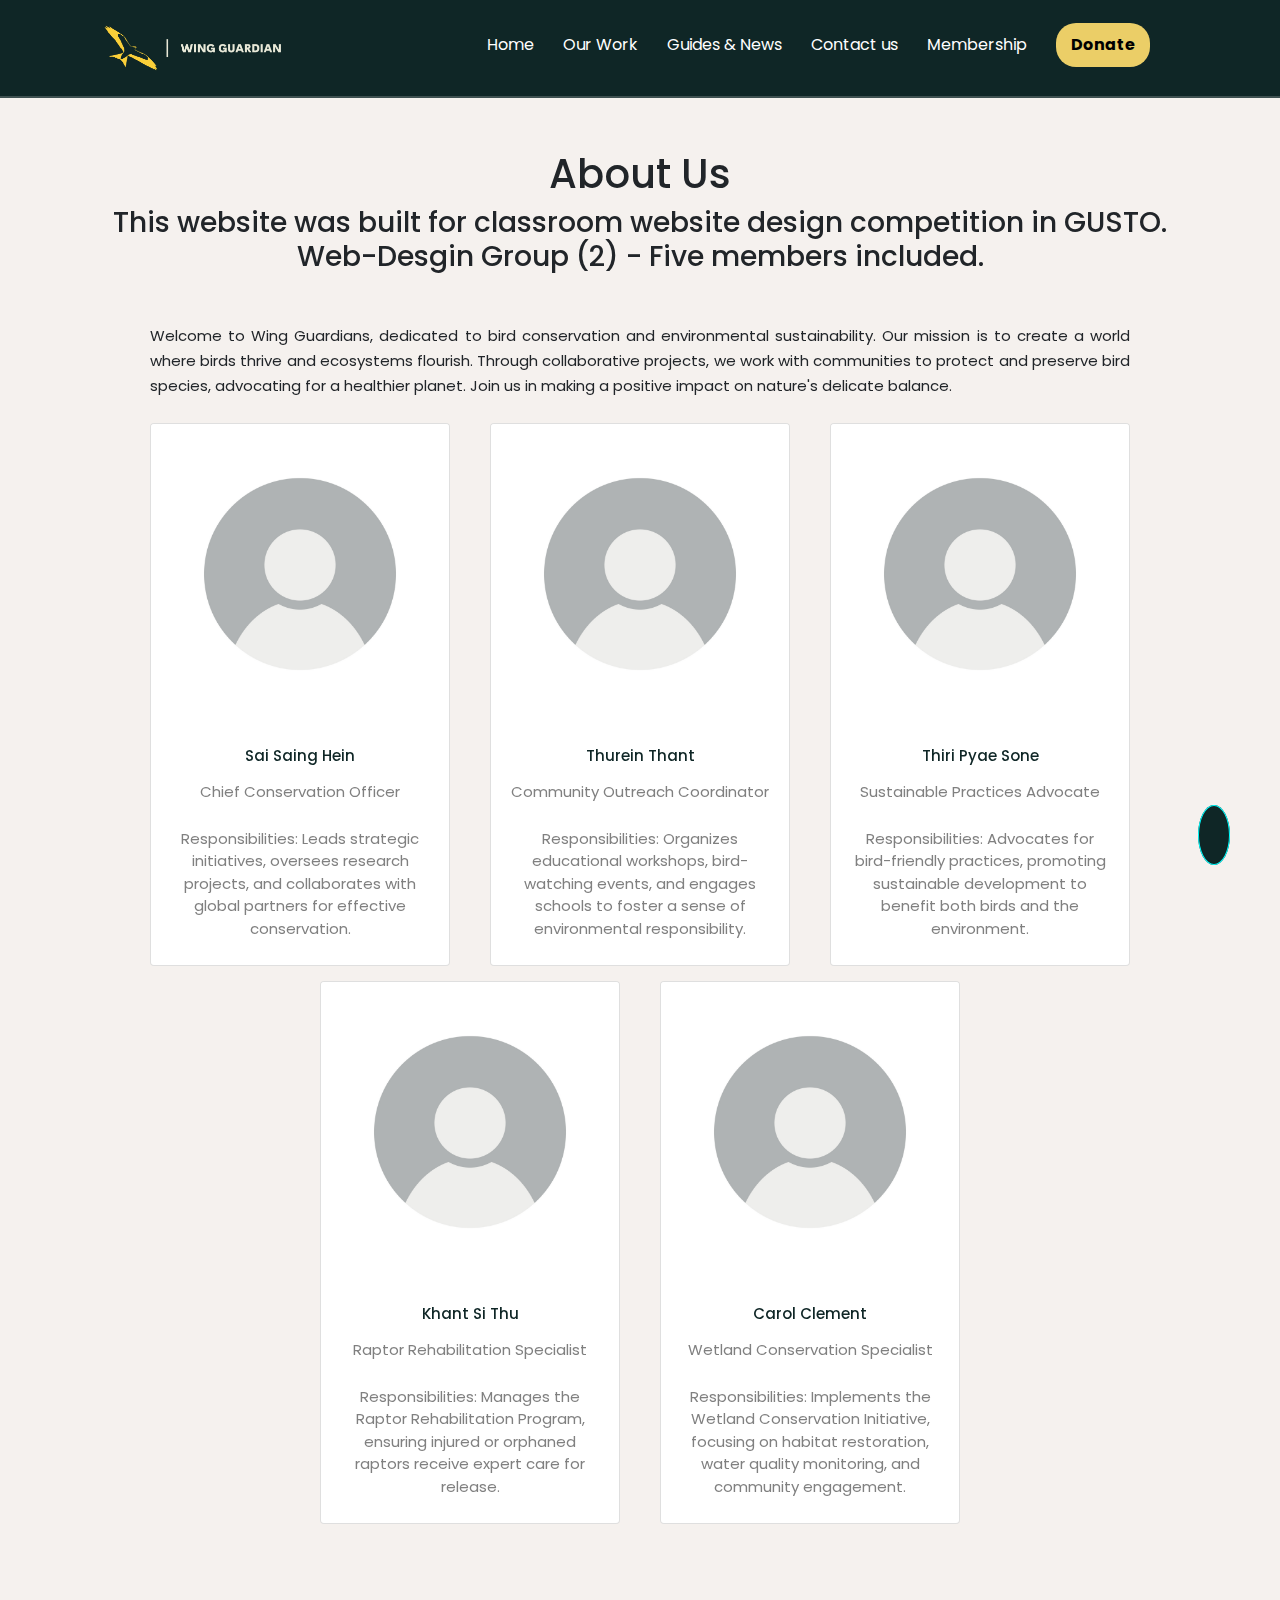
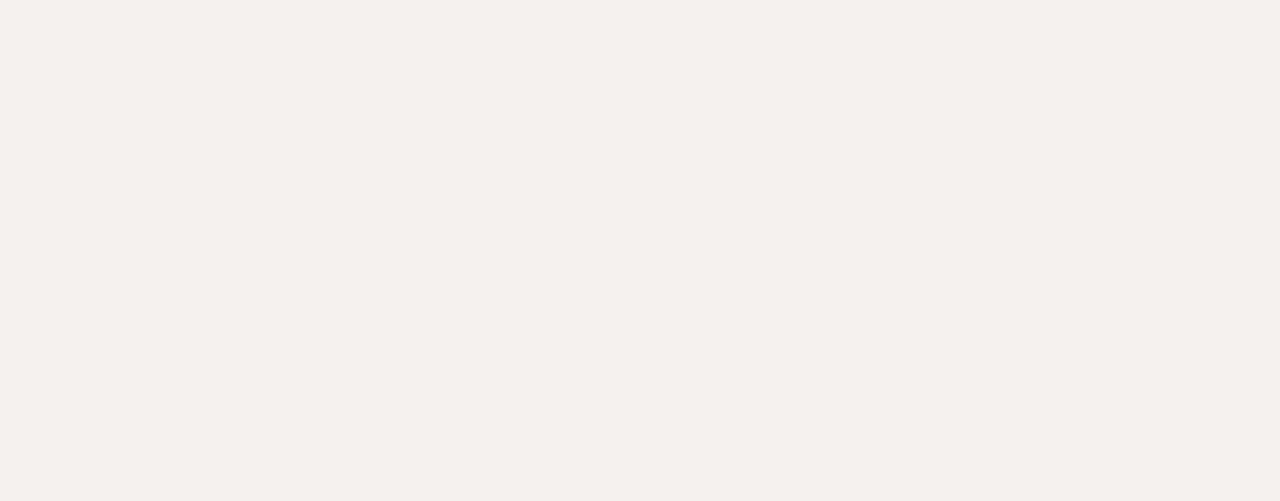
<file: Wing Guardians (Website)_1/Wing Guardians (Website)/aboutus.html>
<!DOCTYPE html>
<html lang="en">
<head>
    <meta charset="UTF-8">
    <meta http-equiv="X-UA-Compatible" content="IE=edge">
    <meta name="viewport" content="width=device-width, initial-scale=1.0">
    <link rel="stylesheet" href="https://cdn.jsdelivr.net/npm/bootstrap@5.3.0/dist/css/bootstrap.min.css">
    <link rel="stylesheet" href="https://cdnjs.cloudflare.com/ajax/libs/font-awesome/6.4.0/css/all.min.css" integrity="sha512-iecdLmaskl7CVkqkXNQ/ZH/XLlvWZOJyj7Yy7tcenmpD1ypASozpmT/E0iPtmFIB46ZmdtAc9eNBvH0H/ZpiBw==" crossorigin="anonymous" referrerpolicy="no-referrer" />
    
    <link href='https://unpkg.com/boxicons@2.1.4/css/boxicons.min.css' rel='stylesheet'>
    <link rel="stylesheet" href="https://cdn.jsdelivr.net/npm/bootstrap@4.0.0/dist/css/bootstrap.min.css" integrity="sha384-Gn5384xqQ1aoWXA+058RXPxPg6fy4IWvTNh0E263XmFcJlSAwiGgFAW/dAiS6JXm" crossorigin="anonymous">

    <script src="https://code.jquery.com/jquery-3.2.1.slim.min.js" integrity="sha384-KJ3o2DKtIkvYIK3UENzmM7KCkRr/rE9/Qpg6aAZGJwFDMVNA/GpGFF93hXpG5KkN" crossorigin="anonymous"></script>
    <script src="https://cdn.jsdelivr.net/npm/popper.js@1.12.9/dist/umd/popper.min.js" integrity="sha384-ApNbgh9B+Y1QKtv3Rn7W3mgPxhU9K/ScQsAP7hUibX39j7fakFPskvXusvfa0b4Q" crossorigin="anonymous"></script>
    <script src="https://cdn.jsdelivr.net/npm/bootstrap@4.0.0/dist/js/bootstrap.min.js" integrity="sha384-JZR6Spejh4U02d8jOt6vLEHfe/JQGiRRSQQxSfFWpi1MquVdAyjUar5+76PVCmYl" crossorigin="anonymous"></script>

    <!-- aos link  -->
    <link href="https://unpkg.com/aos@2.3.1/dist/aos.css" rel="stylesheet">
    <script src="https://unpkg.com/aos@2.3.1/dist/aos.js"></script>

    <link rel="stylesheet" href="nav_foot.css">
    <title>About Us</title>
    <style type="text/css">
        body {
            background-color: #f5f1ee;
            font-family: 'Roboto', sans-serif;
        }
        .content{
            margin-top: 150px;
        }

        .about-us {
            display: flex;
            justify-content: center;
            align-content: center;
            flex-wrap: wrap;
            margin-bottom: 20px;

        }

        .about-us a{
            text-decoration: none;
            color: grey;
        }

        .card {
            width: 300px;
            margin: 5px 20px 10px 20px;
            overflow: hidden;
            transition: transform 0.4s;
            display: flex;
            justify-content: center;
            align-items: center;

        }

        .card img {
            width: 100%;
            height: 300px; /* Set the height to maintain aspect ratio */
            object-fit: cover;
            transition: transform 0.4s;
        }

        .card-text{

            padding: 3px 0 5px 0;            
            font-size: 15px;
            text-align: center;
          

        }

        .card:hover {
            transform: scale(1.03);
        }

        .card:hover img {
            transform: scale(1.1); /* Zoom the image on hover */
        }

        .content p {
            font-size: 15px;
            text-align: justify;
            margin: 50px 150px 20px 150px;
            line-height: 25px;
        }
        .card-body h5{
            color: #0F2626;
        }
    </style>
</head>
<body>
    
    <!-- navbar  -->
    <header class="header">
        <a href="index.html"><img src="images/logo1.png" class="logo" alt=""></a>
         <i class='bx bx-menu' id="menu-icon"></i>
         <nav class="navbar">
             <ul>
                 
                 <li><a href="index.html">Home</a></li>
                 <li class="dropdown">
                     <span>Our Work <i class="fas fa-caret-down"></i></span>
                     <div class="dropdown-content">
                     <p><a href="aboutus.html" >About Us</a></p>
                     <p><a href="history.html" >History</a></p>
                     </div>
                 </li>
                 <li class="dropdown">
                     <span>Guides & News <i class="fas fa-caret-down"></i></span>
                     <div class="dropdown-content">
                     <p><a href="guides.html" >Guides</a></p>
                     <p><a href="explore_birds.html" >Explore Birds</a></p>
                     </div>
                 </li>                
                 <li><a href="contactus.html">Contact us</a></li>
                 <li><a href="membership.html">Membership</a></li>
                 <a href="donate.html" class="donatebtn">Donate</a>
             </ul>
 
         </nav>
     </header>
     <div class="nav-bg"></div>

    <!-- about us  -->
    <div data-aos="fade-right">
    <div class="content" align="center">
        <h1>About Us</h1>
<h3>This website was built for classroom website design competition in GUSTO. <br>Web-Desgin Group (2) - Five members included. </h3>


        <p>
            Welcome to Wing Guardians, dedicated to bird conservation and environmental sustainability. Our mission is to create a world where birds thrive and ecosystems flourish. Through collaborative projects, we work with communities to protect and preserve bird species, advocating for a healthier planet. Join us in making a positive impact on nature's delicate balance.
        </p>
    </div>
    </div>

    <div data-aos="fade-up">
    <div class="about-us">
        <!-- Use Bootstrap card for each image -->
        <div class="card">
            <a href="">
            <img src="images/user.jpg" class="card-img-top" alt="user1">
            <div class="card-body">
                <h5 class="card-text"> Sai Saing Hein</h5>
                <p class="card-text"> Chief Conservation Officer</p>
                <p class="card-text"> Responsibilities: Leads strategic initiatives, oversees research projects, and collaborates with global partners for effective conservation.</p>

            </div>
        </a>
        </div>


        <div class="card">
            <a href="">
                <img src="images/user.jpg" class="card-img-top" alt="user2">
            <div class="card-body">
                <h5 class="card-text"> Thurein Thant</h5>
                <p class="card-text"> Community Outreach Coordinator</p>
                <p class="card-text"> Responsibilities: Organizes educational workshops, bird-watching events, and engages schools to foster a sense of environmental responsibility.</p>
                 
            </div>
            </a>
            
        </div>

        <div class="card">
            <a href="">
                <img src="images/user.jpg" class="card-img-top" alt="user3">
            <div class="card-body">
                <h5 class="card-text"> Thiri Pyae Sone</h5>
                <p class="card-text"> Sustainable Practices Advocate</p>
                <p class="card-text"> Responsibilities: Advocates for bird-friendly practices, promoting sustainable development to benefit both birds and the environment.</p>
                 
            </div>
            </a>
            
        </div>


        <div class="card">
            <a href="">
                <img src="images/user.jpg" class="card-img-top" alt="user4">
            <div class="card-body">
                <h5 class="card-text"> Khant Si Thu</h5>
                <p class="card-text"> Raptor Rehabilitation Specialist</p>
                <p class="card-text"> Responsibilities: Manages the Raptor Rehabilitation Program, ensuring injured or orphaned raptors receive expert care for release.</p>
               
            </div>
            </a>
            
        </div>


        <div class="card">
            <a href="">
                <img src="images/user.jpg" class="card-img-top" alt="user5">
            <div class="card-body">
                <h5 class="card-text"> Carol Clement</h5>
                <p class="card-text">  Wetland Conservation Specialist</p>
                <p class="card-text"> Responsibilities: Implements the Wetland Conservation Initiative, focusing on habitat restoration, water quality monitoring, and community engagement.</p>
         
            </div>
            </a>
            
        </div>

        <!-- Repeat the above card structure for other images -->
        <!-- ... -->
    </div>
</div>

        <!-- footer -->
        <div data-aos="fade-up">
    <div class="footer_container">
        <!-- first part -->
        <div class="first_part">
            <img src="images/logo1.png" alt="" >
            <p>Birds: Nature's vibrant poets, painting the skies with colors and melodies.            </p>
            <div class="social_icons">
                   <a href="https://www.facebook.com/"> <i class="fa-brands fa-facebook fa-2xl" style="color: #eff0f0;"></i></a>&nbsp;
                    <a href="https://www.instagram.com/accounts/login/?hl=en"><i class="fa-brands fa-instagram fa-2xl" style="color: #eff0f0;"></i></a>&nbsp;
                    <a href="https://accounts.google.com/signin"><i class="fa-brands fa-google fa-2xl" style="color: #eff0f0;"></i></a>
                </div>
        </div>



        <!-- second part -->
        <div class="sec_part">
            <div class="cat_footer">
                <h3><a href="aboutus.html">About us</a></h3>
                <h3><a href="history.html">History</a></h3>
                <h3><a href="guides.html">Guides</a></h3>
                <h3><a href="explore_birds.html">Explore Birds</a></h3>
                <h3><a href="membership.html">Membership</a></h3>
                <h3 class="footer_donate"><a href="donate.html">Donate &nbsp;<i class="fas fa-donate fa-spin"></i></a></h3>

            </div>

        </div>

        <!-- third part -->
        <div class="third_part">
            <div class="get_in_touch">
                <h1>Get In Touch</h1>
                <h3><i class="fa-solid fa-location-dot" style="color: #ffffff;"></i>&nbsp; <span>location</span></h3>
                <h3><i class="fa-solid fa-phone" style="color: #ffffff;"></i>&nbsp; <span>09-123456789</span></h3>
                <h3><i class="fa-solid fa-envelope" style="color: #ffffff;"></i>&nbsp; <span>wingguardians@gmail.com</span></h3>
                <h3><i class="fa-solid fa-clock" style="color: #ffffff;"></i>&nbsp; <span>Sun-Saturday, 9:00 AM - 5:00 PM</span></h3>
            </div>
        </div>

    </div>
    <div class="copyright">
        <h3>Copyright © 2024 Wing Guardians
        </h3>
    </div>
    </div>

    <!-- BACK TO TOP BUTTON -->
    <div class="topbtn">
        <a href="#" class="active"><i class="fa-solid fa-angles-up"></i></a>
    </div>

    
    <!-- Add Bootstrap JS (Popper.js and Bootstrap JS) -->
    <script src="https://cdn.jsdelivr.net/npm/@popperjs/core@2.11.6/dist/umd/popper.min.js"></script>
    <script src="https://cdn.jsdelivr.net/npm/bootstrap@5.3.0/dist/js/bootstrap.min.js"></script>
    <script src="script.js"></script>
    <script>
        AOS.init();
      </script>
</body>
</html>
</file>
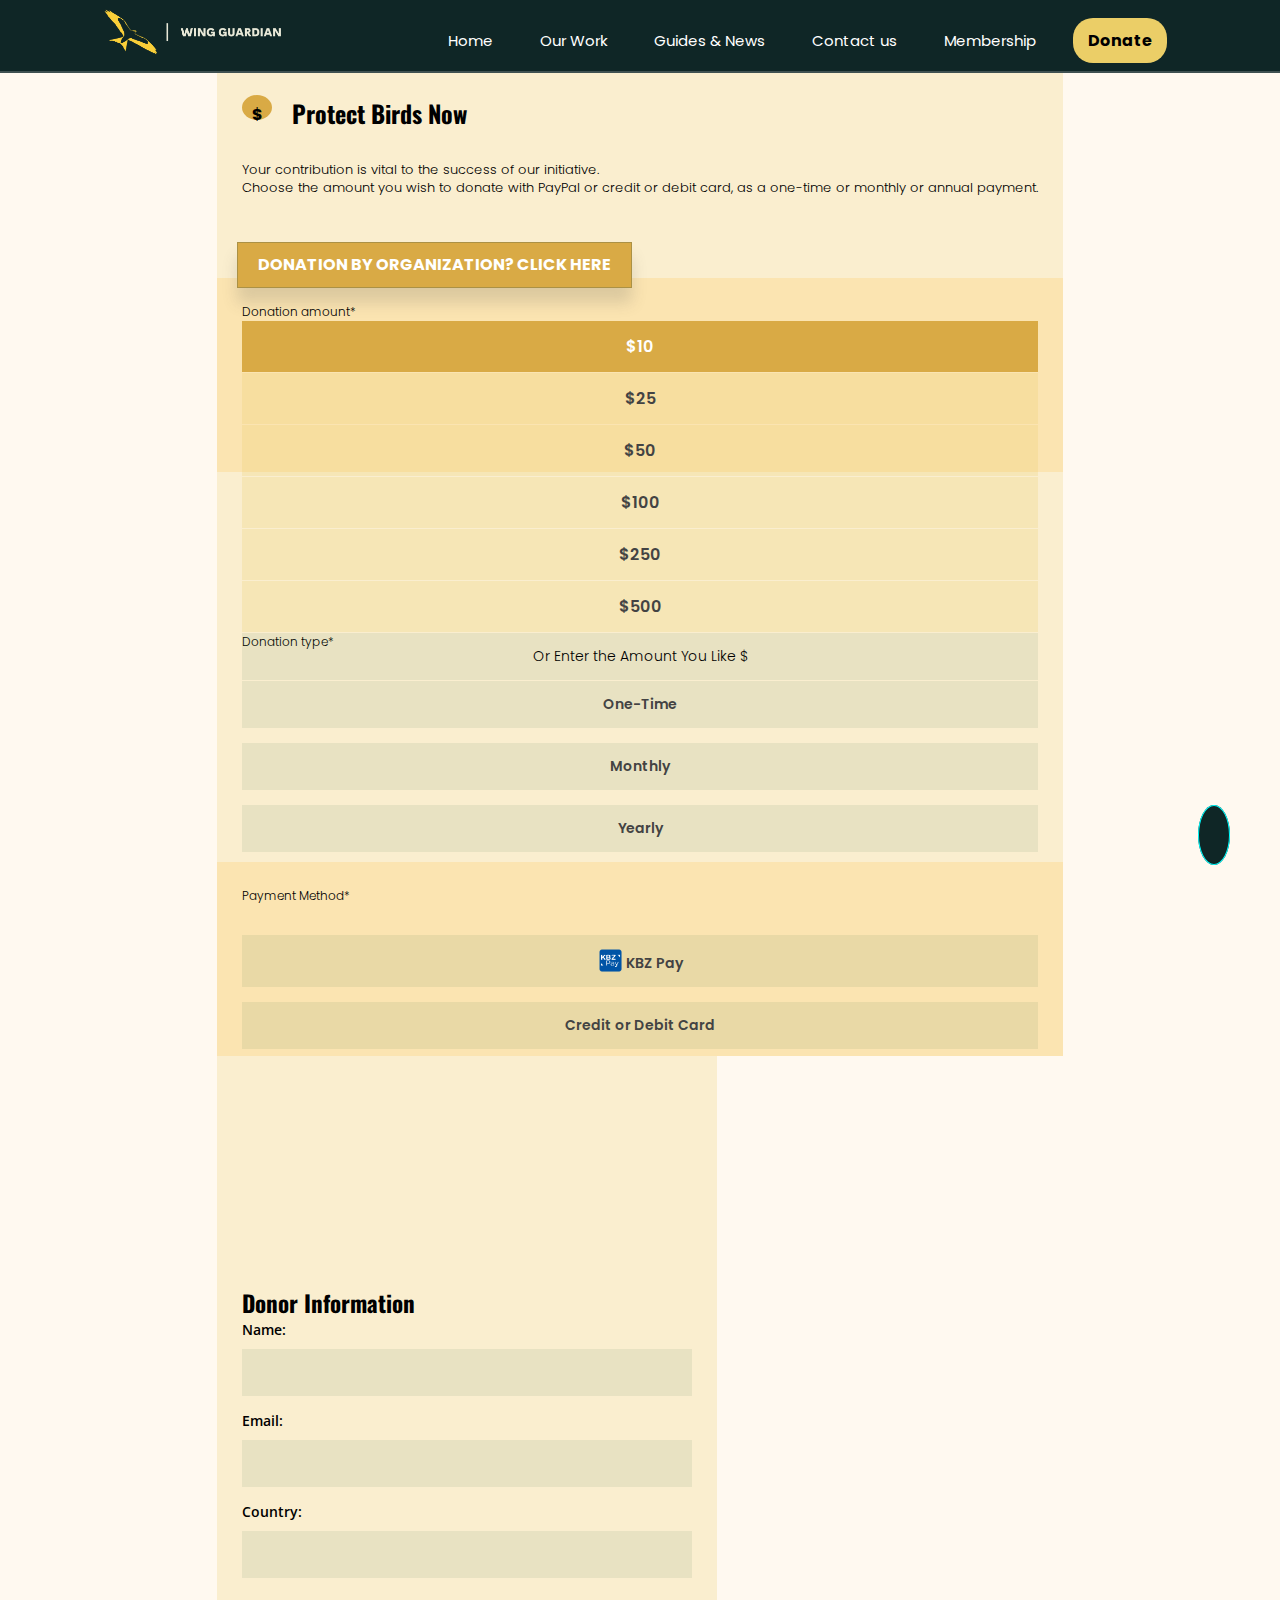
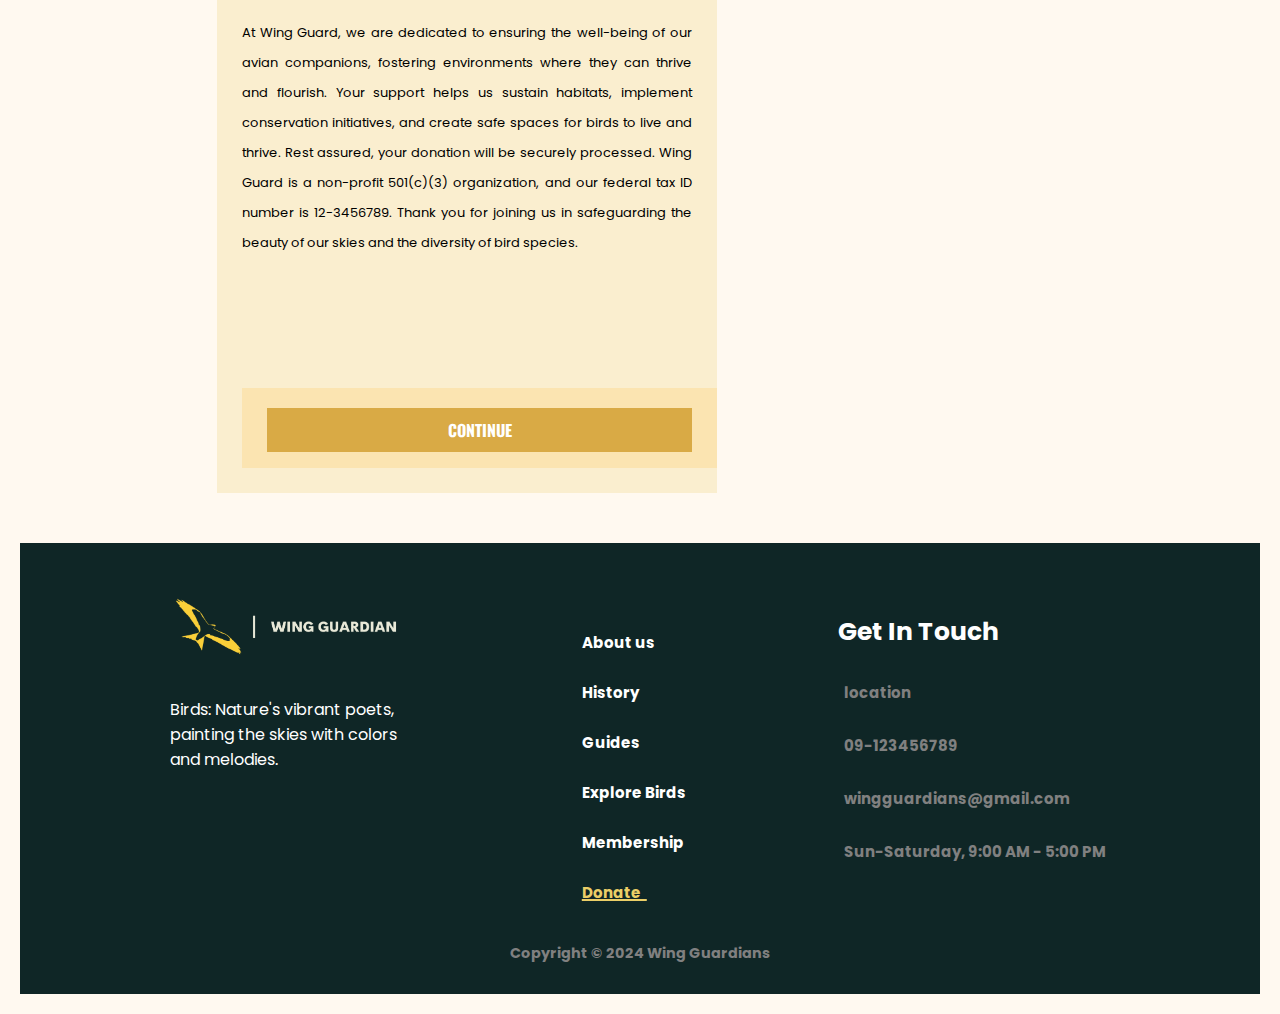
<file: Wing Guardians (Website)_1/Wing Guardians (Website)/donate.html>
<!DOCTYPE html>
<html>

    <head>
        <title>Donation</title>
        <link rel="stylesheet"
            href="https://fonts.googleapis.com/css?family=Oswald:400,700,300">
        <link rel="stylesheet"
            href="https://fonts.googleapis.com/css?family=Open+Sans:300,400,600">
        <meta charset="UTF-8">
        <meta name="viewport" content="width=device-width, initial-scale=1.0">
        <script src="https://code.jquery.com/jquery-3.6.4.min.js"></script>
        <link rel="stylesheet" href="https://cdnjs.cloudflare.com/ajax/libs/font-awesome/6.4.0/css/all.min.css" integrity="sha512-iecdLmaskl7CVkqkXNQ/ZH/XLlvWZOJyj7Yy7tcenmpD1ypASozpmT/E0iPtmFIB46ZmdtAc9eNBvH0H/ZpiBw==" crossorigin="anonymous" referrerpolicy="no-referrer"
        />
            <!-- aos link  -->
            <link href="https://unpkg.com/aos@2.3.1/dist/aos.css" rel="stylesheet">
            <script src="https://unpkg.com/aos@2.3.1/dist/aos.js"></script>

            <link href='https://unpkg.com/boxicons@2.1.4/css/boxicons.min.css' rel='stylesheet'>

            
        <link rel="stylesheet" href="index.css">
        <style>
        body {
            background-color: #FFF9F0;
            font-family: "Open Sans", sans-serif;
            display: flex;
            flex-direction: column;
            align-items: center;
            justify-content: center;
            padding: 50px 0 0 0;
        }

        .donate_form{
            margin: 50px;
            display: flex;
  
        }

        .donate {
            background-color: #ebce673d;
            width: 500px;
            color: black;
            
        }

        .donate p {
            line-height: 24px;
            font-size: 14px;
            font-weight: 300;
        }

        .donate h3 {
            font-size: 14px;
            font-weight: 300;
            margin-bottom: 30px;
        }

        .denomination {
            float: left;
            width: 33%;
            text-align: center;
            padding: 13px 0;
            cursor: pointer;
            background-color: #ebce673d;
            margin: 0 1px 1px 0;
            transition: background-color 0.2s ease;
            color: #434343;
        }

        .denomination label {
            font-weight: 600;
            cursor: pointer;
        }

        .denomination input {
            left: -10001px;
            position: absolute;
        }
        .donate-amount-box{
            margin-top: -30px;
        }
        .denomination-other {
            width: 99.8%;
        }

        .denomination-other input {
            position: relative;
            color: #ebce673d;
            font-size: 14px;
            font-weight: 600;
            width: inherit;
            text-align: center;
            background-color: #2a633e16;
            border: none;
            padding: 13px 0;
            transition: background-color 0.2s ease;
            
        }

        .denomination-other ::placeholder {
            color: black;
        }

        .denomination-other input:hover {
            background-color: #ebce673d;
        }

        .denomination-other input:before {
            position: absolute;
            left: 6px;
            top: 2px;
            content: "$";
        }

        .donate-amount .selected,
        .denomination-other input.selected,
        .donate-amount .denomination:hover {
            background-color: #d9aa45;
            border: 0;
            color: #FFF;
        }

        .donate-black h2 {
            font-family: "Oswald", sans-serif;
            color: black;
            font-size: 32px;
            margin-bottom: 30px;
        }

        .donate-black h2 span {
            display: block;
            float: left;
            font-size: 16px;
            padding-top: 7px;
            margin-right: 20px;
            text-align: center;
            width: 30px;
            height: 25px;
            background-color: #d9aa45;
            border-radius: 50%;
        }

        #text-font {
            font-size: 11px;
            text-align: justify;
        }



        .donate-type label,
        .donate-payment label,
        .donor-info label {
            font-size: 14px;
            font-weight: 100;
            margin-right: 30px;
            font-family: "Open Sans", sans-serif;
            
        }

        .donate-blue {
            background-color: #ffcd6146;
            padding: 25px;
            height: 194px;
            margin-top: -30px;
        }

        .donate-continue {
            background-color: #ffcd6146;
            padding: 25px;
            height: 80px;
            width: 475px;
            margin-top: 130px;
        }
       


        .donate-black {
            padding: 25px;
        }

        .donate-submit button {
            font-family: "Oswald", sans-serif;
            width: 100%;
            background-color: #d9aa45;
            border: none;
            color: #FFF;
            font-size: 16px;
            line-height: 16px;
            margin-top: -5px;
            padding: 14px 0;
            text-transform: uppercase;
            cursor: pointer;
            font-weight: bold;
        }

        .donate-submit button[type="submit"] {
            background-color: #d9aa45;
        }

        .donate-blue .donate-submit button[type="submit"] {
            color: #FFF !important;
        }

        .donate-submit small {
            color: rgba(255, 255, 255, 0.4);
            font-size: 13px;
        }

        ::-webkit-input-placeholder {
            color: #FFF;
            font-size: 14px;
            font-weight: 300;
        }

        :-moz-placeholder {
            color: #FFF;
            font-weight: 300;
        }

        ::-moz-placeholder {
            color: #FFF;
            font-weight: 300;
        }

        :-ms-input-placeholder {
            font-weight: 300;
            color: #FFF;
        }

        *:focus {
            outline: none;
        }

        .donate-type button,
        .donate-payment button,
        .donor-info input {
            font-size: 14px;
            font-weight: 600;
            color: #434343;
            border: none;
            padding: 13px 15px;
            cursor: pointer;
            transition: background-color 0.2s ease;
            background-color: #2a633e16;
            margin-bottom: 15px;
            width: 100%;
            box-sizing: border-box;
        }


        .donor-info input:hover {
            background-color: #ebce673d;
        }

        .donor-info input:before {
            position: absolute;
            left: 6px;
            top: 2px;
            content: "";
        }

        .donor-info input:focus {
            background-color: #d9aa45;
        }

        .donate-type button.selected,
        .donate-payment button.selected,
        .donor-info input.selected {
            background-color: #d9aa45;
            color: black;
        }

        .donate-type button:hover,
        .donate-payment button:hover,
        .donor-info input:hover {
            color: black;
            background-color: #ebce673d;
        }

        .donate-black p {
            text-align: justify;
            font-size: 12px;
        }

        .donor-info {
            background-color: #ebce673d;
            width: 500px;
            color: black;
            padding: 25px;
        }

        .donor-info label {
            font-weight: 600;
            margin-bottom: 10px;
            display: block;
        }

        .donor-info textarea {
            width: 100%;
            height: 100px;
            padding: 10px;
            margin-bottom: 15px;
            box-sizing: border-box;
        }

        .donor-info p {
            line-height: 30px;
            margin-top: 25px;
        }

        .donor-info h3 {
            margin-top: 205px;
            font-family: "Oswald", sans-serif;
            color: black;
            font-size: 23px;
        }

        .organization-info {
            display: none;
            float: right;
            width: 500px;
        }
        #websiteUrl::placeholder {
            color: grey;
        }    
        
        #missionImpact{
            background-color: #2a633e16;
            border: none;
            font-family: "Open Sans", sans-serif;
            font-size: 12px;

        }

        #missionImpact::placeholder{
            color: grey;
        }

        /* Add these styles to your existing CSS */
        #toggleFormBtn {
            background-color: #d9aa45;
            border: 1px solid #1b44443e;
            color: #FFF;
            font-size: 16px;
            line-height: 16px;
            margin: 20px;
            padding: 14px 20px; /* Added padding */
            text-transform: uppercase;
            cursor: pointer;
            font-weight: bold;
            box-shadow: 0 15px 15px rgba(77, 76, 76, 0.174);
            transition: transform 0.9s;
            
        }

        #toggleFormBtn:hover {
            background-color: #d9aa45; /* Change color on hover */
        }

        #toggleFormBtn:focus {
            outline: none;
        }

        .organization-active #toggleFormBtn::after {
            content: "Donation By Individual? Click Here";
        }

        .donor-active #toggleFormBtn::after {
            content: "Donation By Organization? Click Here";
        }

        .popup {
            display: none;
            position: fixed;
            top: 0;
            left: 0;
            width: 100%;
            height: 100%;
            background-color: rgba(0, 0, 0, 0.7); /* Semi-transparent black background */
            z-index: 1000; /* Higher z-index than other elements */
        }
        
        .popup-content {
            position: absolute;
            top: 50%;
            left: 50%;
            transform: translate(-50%, -50%);
            background-color: #0F2626; /* Match the theme color */
            padding: 20px;
            border-radius: 8px;
            box-shadow: 0 0 10px rgba(0, 0, 0, 0.3);
            z-index: 1001;
            color: #EBCE67; /* Match the text color */
        }

        .popup-content p {
            margin-bottom: 20px;
            color: #EBCE67; /* Match the text color */
        }

        .close {
            position: absolute;
            top: 10px;
            right: 10px;
            font-size: 20px;
            cursor: pointer;
            color: #EBCE67; /* Match the text color */
        }



        @media only screen and (max-width: 1360px) {
    body {
        padding: 20px;
    }

    .donate_form {
        
        flex-direction: column;
        margin: 50px;
    }

    .donate {
        width: 100%;
    }

    .denomination,
    .denomination-other {
        width: 100%;
    }

    .donate h2 {
        font-size: 24px;
    }

    .donate p,
    .donate h3 {
        font-size: 12px;
        line-height: 18px;
    }

    /* Add more responsive styles as needed */
}




    
    </style>
    </head>

    <body>

       <!-- navbar  -->
    <header class="header">
        <a href="index.html"><img src="images/logo1.png" class="logo" alt=""></a>
        <i class='bx bx-menu' id="menu-icon"></i>
        <nav class="navbar">
            <ul>
                
                <li><a href="index.html">Home</a></li>
                <li class="dropdown">
                    <span>Our Work <i class="fas fa-caret-down"></i></span>
                    <div class="dropdown-content">
                    <p><a href="aboutus.html" >About Us</a></p>
                    <p><a href="history.html" >History</a></p>
                    </div>
                </li>
                <li class="dropdown">
                    <span>Guides & News <i class="fas fa-caret-down"></i></span>
                    <div class="dropdown-content">
                    <p><a href="guides.html" >Guides</a></p>
                    <p><a href="explore_birds.html" >Explore Birds</a></p>
                    </div>
                </li>                
                <li><a href="contactus.html">Contact us</a></li>
                <li><a href="membership.html">Membership</a></li>
                <a href="donate.html" class="donatebtn">Donate</a>
            </ul>

        </nav>
    </header>
    <div class="nav-bg"></div>

     <!-- donation form  -->
        <div class="donate_form">
            <div class="donate">
                <div class="donate-black">
                    <h2><span>$</span> Protect Birds Now</h2>
                    <p style="font-size: 13px;">Your contribution is vital to
                        the success of our initiative.<br>Choose the amount you
                        wish to donate with
                        PayPal or credit or debit card, as a one-time or monthly
                        or annual payment. </p>
                </div>
                <!-- Toggle button -->
                <button id="toggleFormBtn">Donation By Individual? Click
                    Here</button>
                <!--Should change to "Donation By Individual? Click Here" if the active page is organization. Then If active page is individual, "Donation by Organization? click here" should change the text is dynamic to active page -->
                <div class="donate-blue">
                    <h3>Donation amount*</h3>
                    <div class="donate-amount-box">
                        <div class="donate-amount">
                            <div class="denomination selected">
                                <input autocomplete="off" type="radio"
                                    name="amount" id="amount10" value="10"
                                    checked>
                                <label for="amount10">$10</label>
                            </div>
                            <div class="denomination">
                                <input autocomplete="off" type="radio"
                                    name="amount" id="amount25" value="25">
                                <label for="amount25">$25</label>
                            </div>
                            <div class="denomination">
                                <input autocomplete="off" type="radio"
                                    name="amount" id="amount50" value="50">
                                <label for="amount50">$50</label>
                            </div>
                            <div class="denomination">
                                <input autocomplete="off" type="radio"
                                    name="amount" id="amount100" value="100">
                                <label for="amount100">$100</label>
                            </div>
                            <div class="denomination">
                                <input autocomplete="off" type="radio"
                                    name="amount" id="amount250" value="250">
                                <label for="amount250">$250</label>
                            </div>
                            <div class="denomination">
                                <input autocomplete="off" type="radio"
                                    name="amount" id="amount500" value="500">
                                <label for="amount500">$500</label>
                            </div>
                        </div>
                        <div class="denomination-other">
                            <input autocomplete="off" type="text" name="amount"
                                value
                                placeholder="Or Enter the Amount You Like $">
                        </div>
                    </div>
                </div>
                <div class="donate-black donate-type">
                    <h3>Donation type*</h3>
                    <button type="button" name="donation_type" value="single"
                        class="required selected">One-Time</button>
                    <button type="button" name="donation_type" value="recurring"
                        class="selected">Monthly</button>
                    <button type="button" name="donation_type" value="yearly"
                        class="selected">Yearly</button>
                </div>
                <div class="donate-blue donate-payment">
                    <h3>Payment Method*</h3>
                    <button type="button" name="payment" value="paypal"
                        class="selected">
                        <img class="payment-icon" src="images/kpay.png"
                            alt="PayPal" width="25" , height="25"
                            style="margin-bottom: -5px;">
                        KBZ Pay
                    </button>
                    <button type="button" name="payment" value="card"
                        class="selected">
                        <i class="fab fa-cc-visa payment-icon"></i>
                        <!-- Font Awesome Credit Card icon -->
                        Credit or Debit Card
                    </button>
                </div>
            </div>

            <!-- Organization Information Form -->
            <div class="organization-info donor-info">
                <h3>Organization Information</h3>
                <label for="organizationName">Organization Name:</label>
                <input type="text" id="organizationName" name="organizationName"
                    required class="selected">
                <label for="organizationName">Organization Type:</label>
                <input type="text" id="organizationName" name="organizationName"
                    required class="selected">
                <label for="organizationName">Primary Contact Person:</label>
                <input type="text" id="organizationName" name="organizationName"
                    required class="selected">
                <label for="websiteUrl">Website URL:</label>
                <input type="url" id="websiteUrl" name="websiteUrl"
                    placeholder="https://example.com" required>
                <label for="missionImpact">Your organization's mission and
                    impact:</label>
                <textarea id="missionImpact" name="missionImpact" rows="4"
                    placeholder="Briefly describe your organization's mission and the positive impact you aim to achieve."></textarea>

                <!-- Add other organization-related fields as needed -->

                <div class="donate-continue">
                    <div class="donate-submit">
                        <button type="submit"
                            autocomplete="off">Continue</button>
                    </div>
                </div>
            </div>

            <!-- Donor Information Form -->
            <div class="donor-info">
                <h3>Donor Information</h3>
                <label for="donorName">Name:</label>
                <input type="text" id="donorName" name="donorName" required
                    class="selected">

                <label for="donorEmail">Email:</label>
                <input type="email" id="donorEmail" name="donorEmail" required>

                <label for="donorPhone">Country:</label>
                <input type="tel" id="donorPhone" name="donorPhone" required
                    class="selected">

                <p id="text-font" style="font-size: 13px;">At Wing Guard, we are
                    dedicated to ensuring the well-being of our avian
                    companions, fostering
                    environments where they can thrive and flourish. Your
                    support helps us sustain habitats, implement conservation
                    initiatives, and create safe spaces for birds
                    to live and thrive. Rest assured, your donation will be
                    securely processed. Wing Guard is a non-profit
                    501(c)(3) organization, and our federal tax ID number is
                    12-3456789. Thank you for joining us in
                    safeguarding the beauty of our skies and the diversity of
                    bird species.
                </p>

                <div class="donate-continue">
                    <div class="donate-submit">
                        <button type="submit"
                            autocomplete="off">Continue</button>
                    </div>
                </div>
            </div>

            <div class="popup">
                <div class="popup-content">
                    <span class="close">&times;</span>
                    <p>Thank you for your donation! Your support is greatly
                        appreciated.</p>
                </div>
            </div>
        </div>

         <!-- footer -->
    <div class="footer_container">
        <!-- first part -->
        <div class="first_part">
            <img src="images/logo1.png" alt="" >
            <p>Birds: Nature's vibrant poets, painting the skies with colors and melodies.            </p>
            <div class="social_icons">
                   <a href="https://www.facebook.com/"> <i class="fa-brands fa-facebook fa-2xl" style="color: #eff0f0;"></i></a>&nbsp;
                    <a href="https://www.instagram.com/accounts/login/?hl=en"><i class="fa-brands fa-instagram fa-2xl" style="color: #eff0f0;"></i></a>&nbsp;
                    <a href="https://accounts.google.com/signin"><i class="fa-brands fa-google fa-2xl" style="color: #eff0f0;"></i></a>
                </div>
        </div>



        <!-- second part -->
        <div class="sec_part">
            <div class="cat_footer">
                <h3><a href="aboutus.html">About us</a></h3>
                <h3><a href="history.html">History</a></h3>
                <h3><a href="guides.html">Guides</a></h3>
                <h3><a href="explore_birds.html">Explore Birds</a></h3>
                <h3><a href="membership.html">Membership</a></h3>
                <h3 class="footer_donate"><a href="donate.html">Donate &nbsp;<i class="fas fa-donate fa-spin"></i></a></h3>

            </div>

        </div>

        <!-- third part -->
        <div class="third_part">
            <div class="get_in_touch">
                <h1>Get In Touch</h1>
                <h3><i class="fa-solid fa-location-dot" style="color: #ffffff;"></i>&nbsp; <span>location</span></h3>
                <h3><i class="fa-solid fa-phone" style="color: #ffffff;"></i>&nbsp; <span>09-123456789</span></h3>
                <h3><i class="fa-solid fa-envelope" style="color: #ffffff;"></i>&nbsp; <span>wingguardians@gmail.com</span></h3>
                <h3><i class="fa-solid fa-clock" style="color: #ffffff;"></i>&nbsp; <span>Sun-Saturday, 9:00 AM - 5:00 PM</span></h3>
            </div>
        </div>

    </div>
    <div class="copyright">
        <h3>Copyright © 2024 Wing Guardians
        </h3>
    </div>

    <!-- BACK TO TOP BUTTON -->
    <div class="topbtn">
        <a href="#" class="active"><i class="fa-solid fa-angles-up"></i></a>
    </div>

        

    </body>

    <script>
    document.addEventListener('DOMContentLoaded', function () {

        function showPopup() {
            var popup = document.querySelector('.popup');
            popup.style.display = 'block';
        }

        function closePopup() {
            var popup = document.querySelector('.popup');
            popup.style.display = 'none';
        }
    
        $(document).ready(function () {
            $(".denomination").click(function (event) {
                $(".denomination").removeClass("selected").prop("checked", false);
                $(".denomination-other input").removeClass("selected").val("");
                $(this).addClass("selected");
                $(this).children(":first").prop("checked", true);
            });
    
            $(".denomination-other input").on("keypress", function (event) {
                var regex = new RegExp("^[0-9]+$");
                var key = String.fromCharCode(!event.charCode ? event.which : event.charCode);
                if (!regex.test(key)) {
                    event.preventDefault();
                    return false;
                }
    
                $(".denomination").removeClass("selected").prop("checked", false);
                $(this).addClass("selected");
            });
    
            $("button[name='donation_type'].selected, button[name='payment'].selected, .donor-info input.selected").removeClass("selected");
    
            $("button[name='donation_type']").click(function () {
                $("button[name='donation_type']").removeClass("selected");
                $(this).addClass("selected");
            });
    
            $("button[name='payment']").click(function () {
                $("button[name='payment']").removeClass("selected");
                $(this).addClass("selected");
            });
    
            $(".donor-info input").focus(function () {
                $(".donor-info input").removeClass("selected");
                $(this).addClass("selected");
            });
    
            // Toggle between donor and organization information forms
            $("#toggleFormBtn").click(function () {
                $(".donor-info, .organization-info").toggle();
                var isOrganizationActive = $(".organization-info").is(":visible");
                var toggleText = isOrganizationActive ? "Donation By Individual? Click Here" : "Donation By Organization? Click Here";
                $(this).text(toggleText);
            });
    
            // Set the initial toggle text based on the default visibility
            var initialToggleText = $(".organization-info").is(":visible") ? "Donation By Individual? Click Here" : "Donation By Organization? Click Here";
            $("#toggleFormBtn").text(initialToggleText);
    
            $(".donate-submit button").click(function () {
                showPopup();
            });
    
            // Add event listener for the close icon
            var closeIcon = document.querySelector('.close');
            if (closeIcon) {
                closeIcon.addEventListener('click', function () {
                    closePopup();
                });
            }
        });
    
    });
    
</script>
<script>
    AOS.init();
  </script>
  <script src="script.js"></script>

</html>
</file>
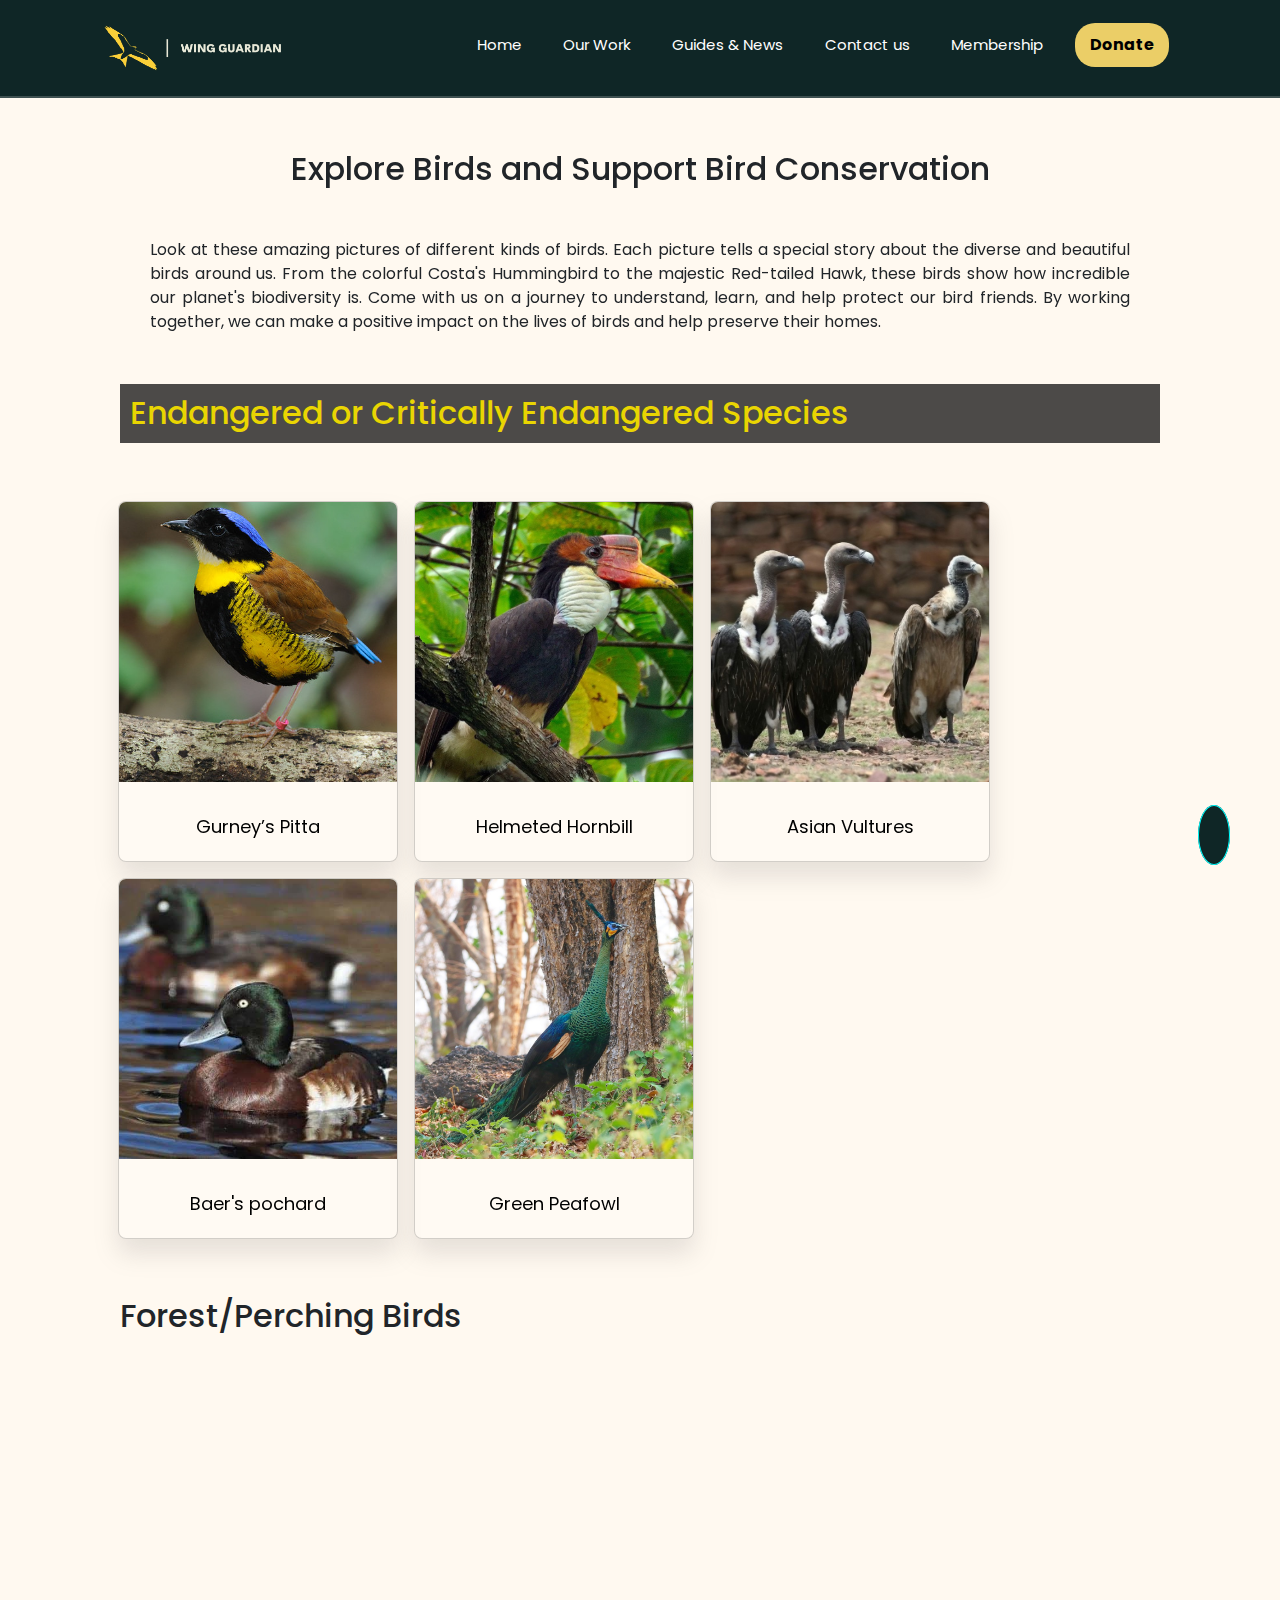
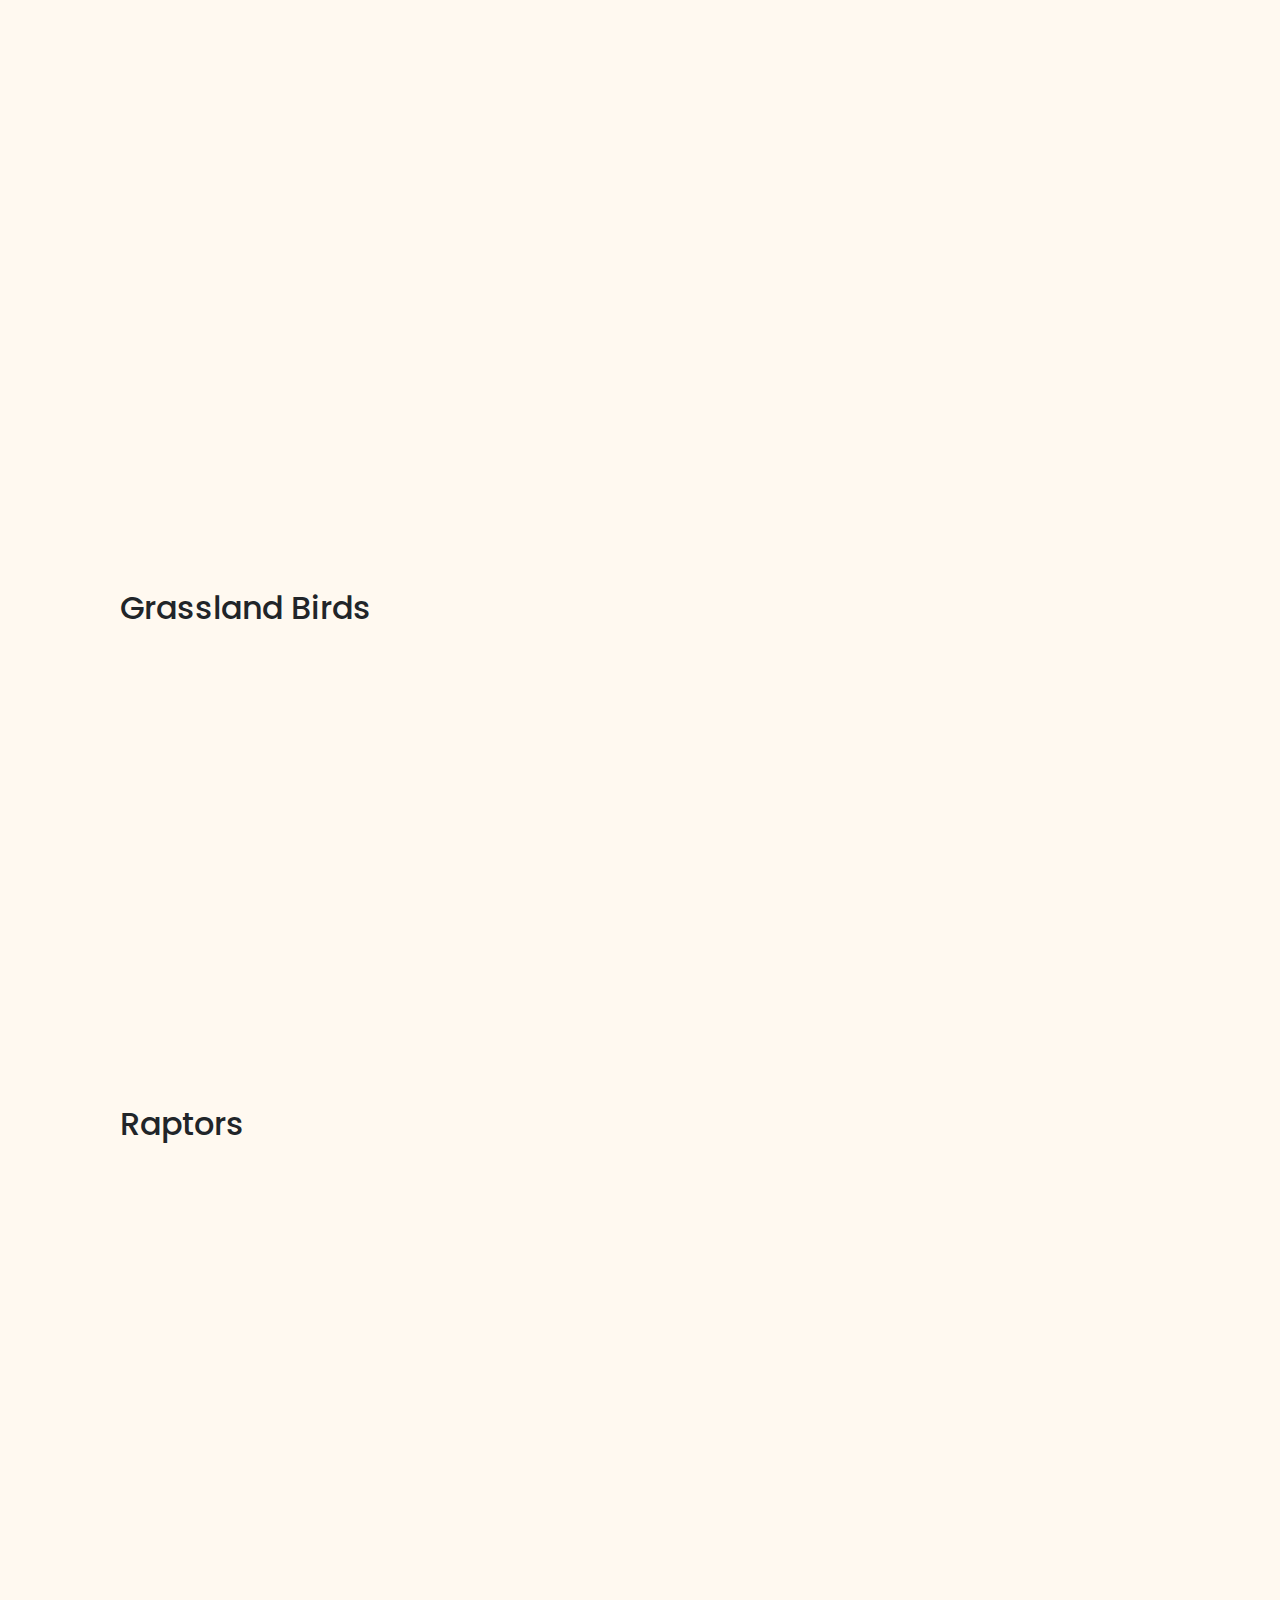
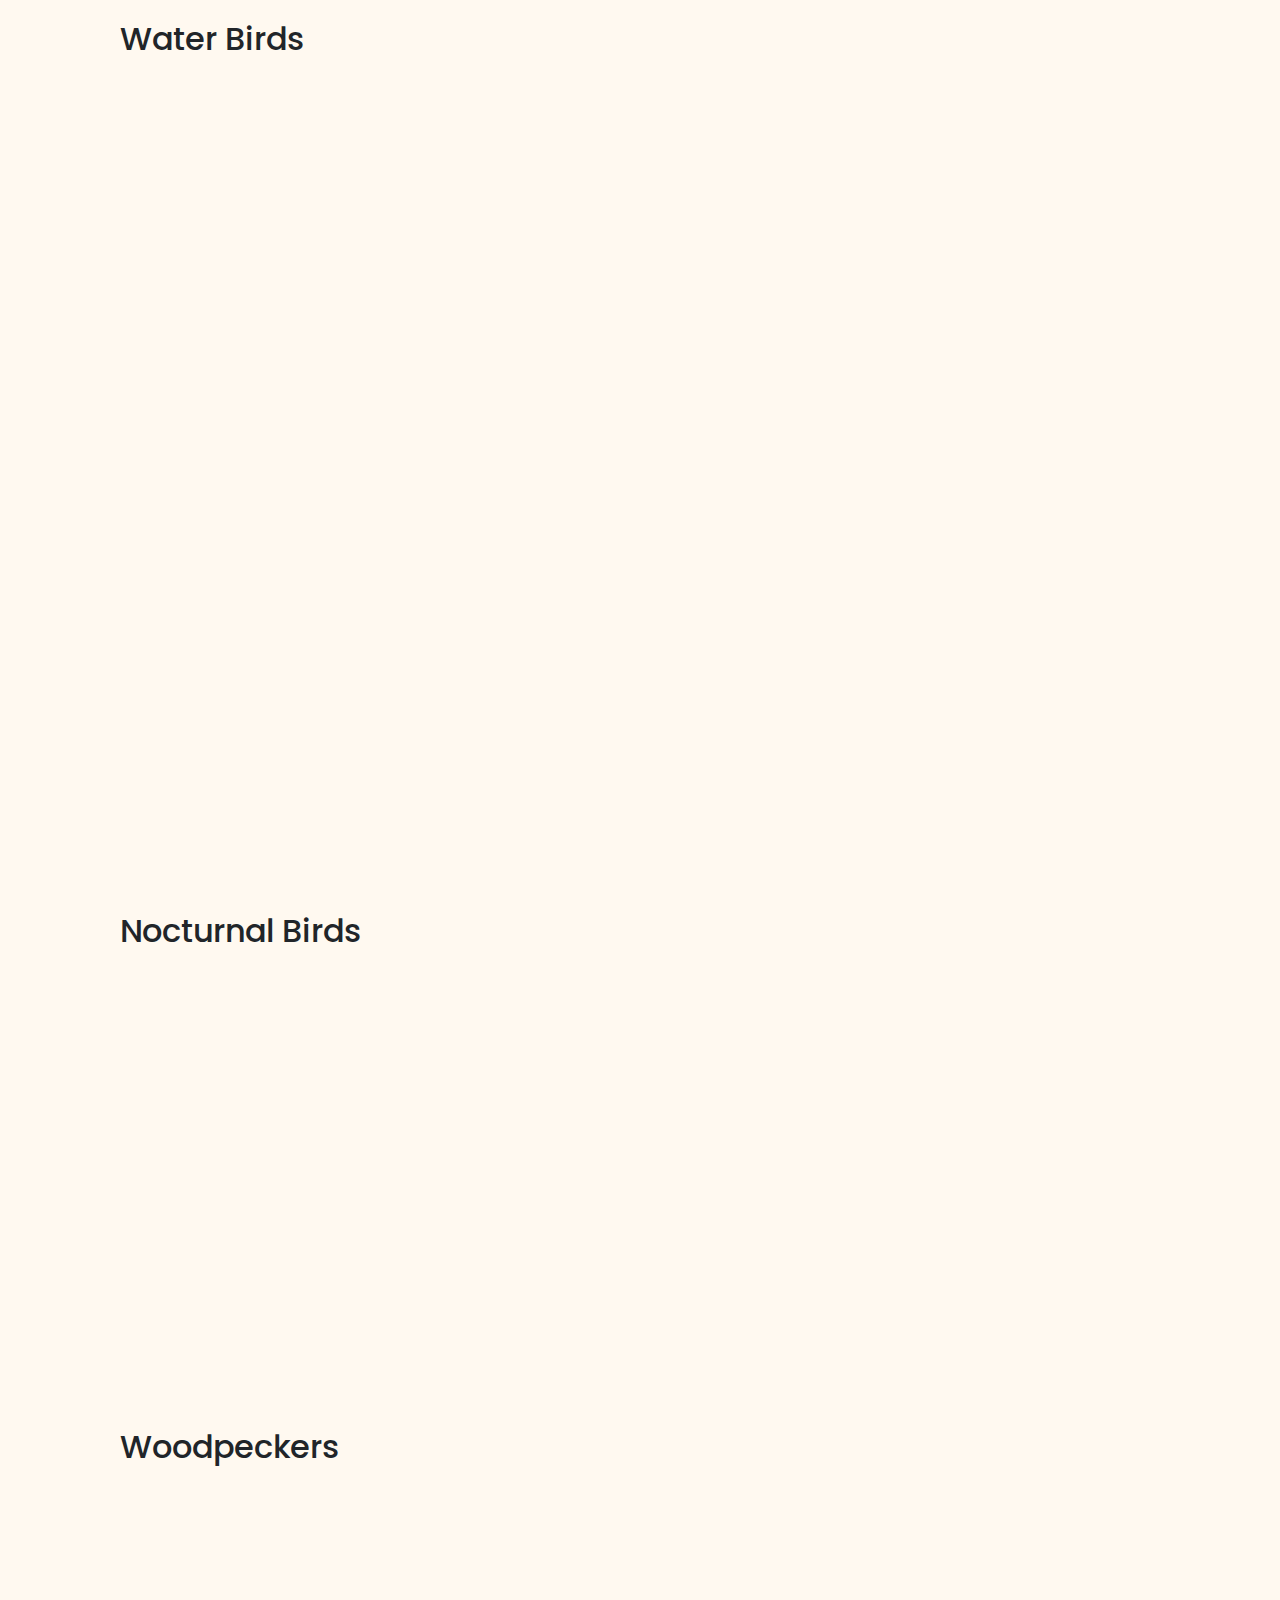
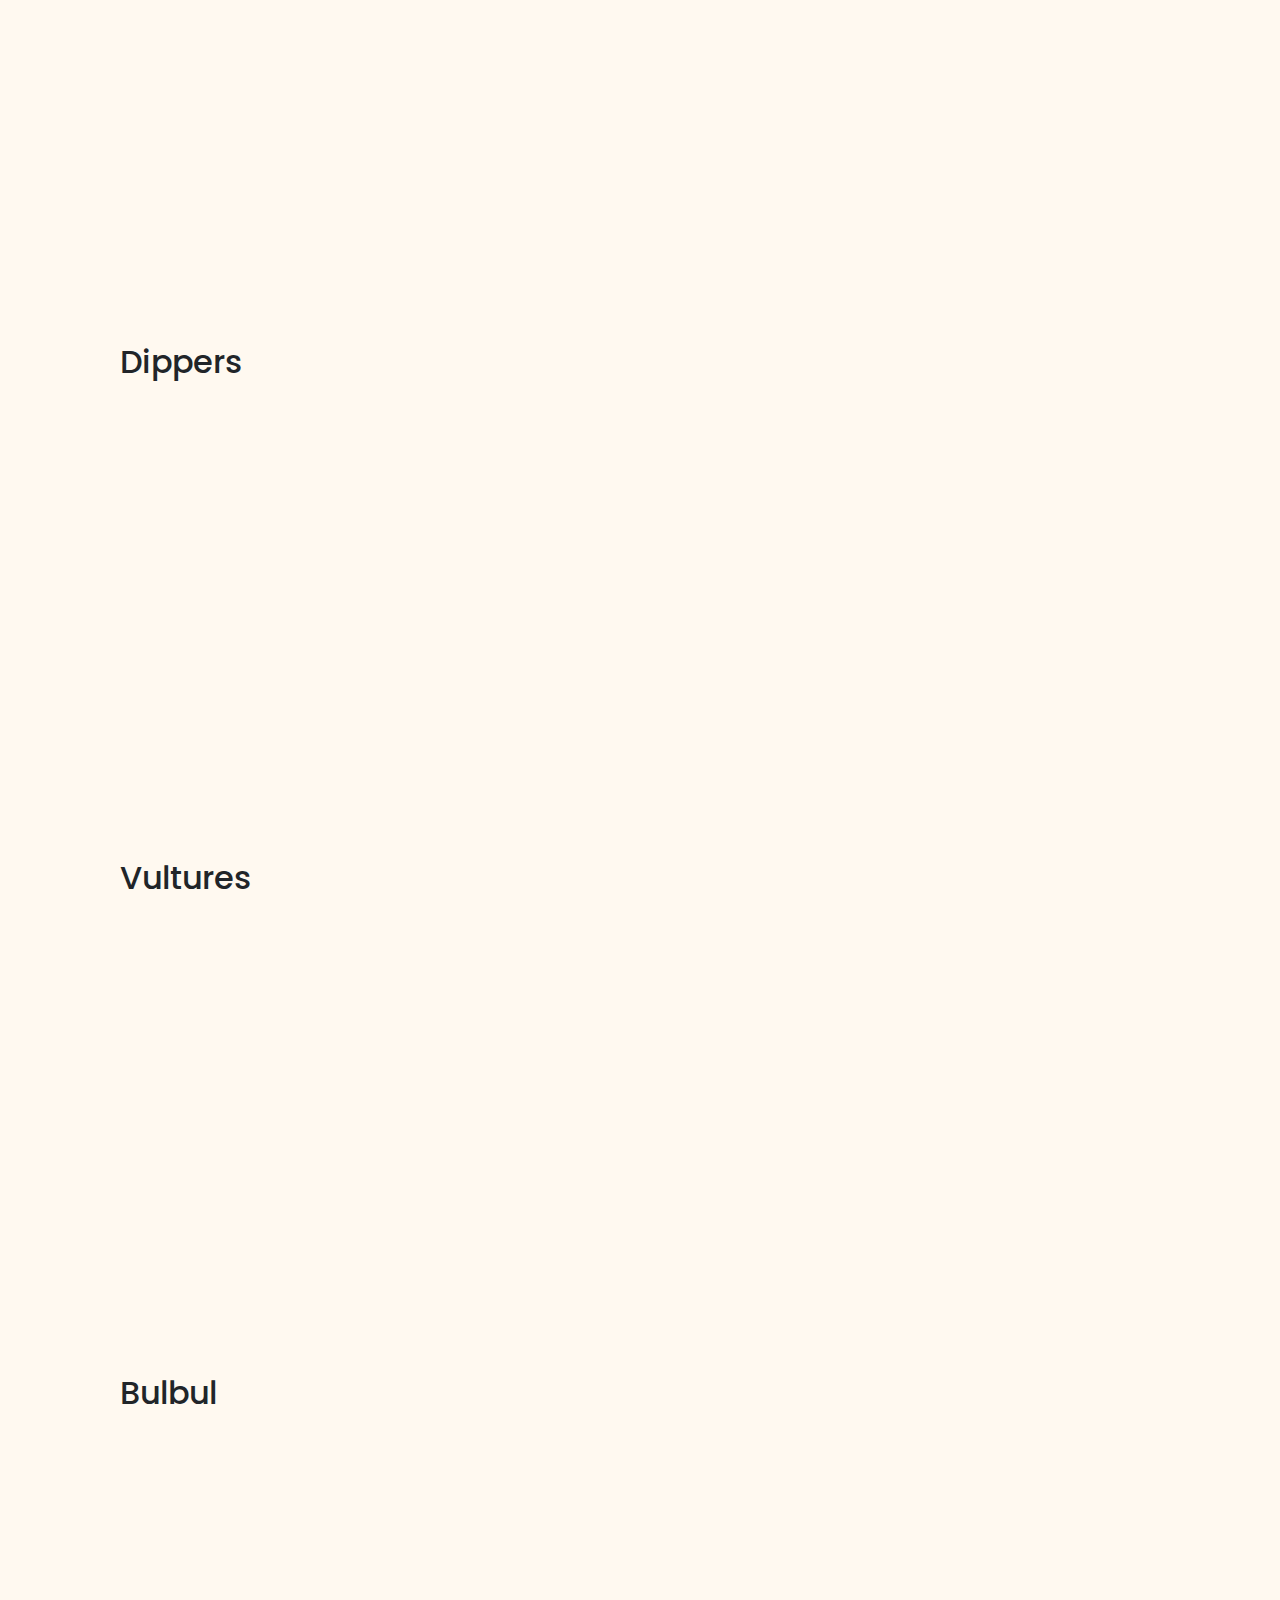
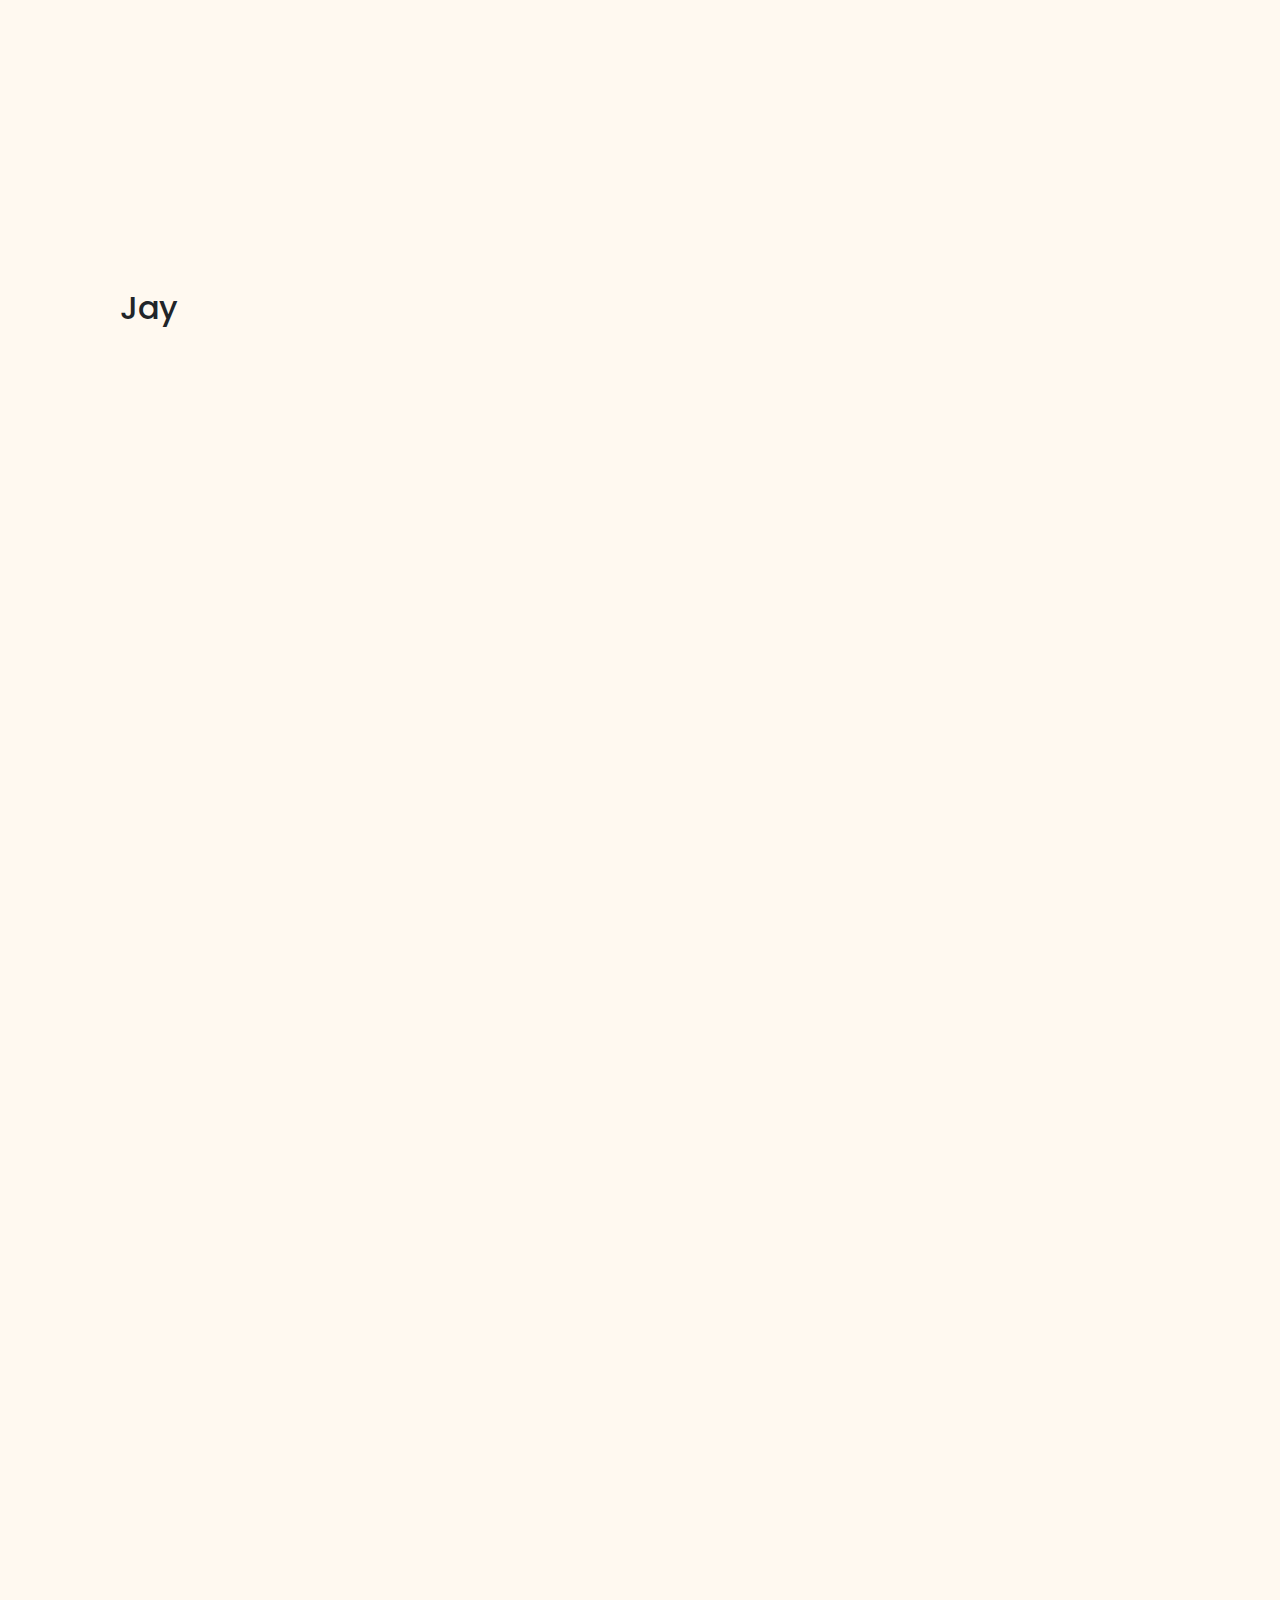
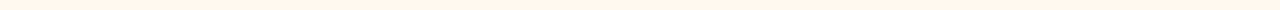
<file: Wing Guardians (Website)_1/Wing Guardians (Website)/explore_birds.html>
<!DOCTYPE html>
<html lang="en">
<head>
    <meta charset="utf-8">
    <meta name="viewport" content="width=device-width, initial-scale=1">
    <title>Birds Gallery</title>
    <link rel="preconnect" href="https://fonts.googleapis.com">
    <link rel="preconnect" href="https://fonts.gstatic.com" crossorigin>
    <link href="https://fonts.googleapis.com/css2?family=Roboto:wght@400;500&display=swap" rel="stylesheet">

    <!-- Add Bootstrap CSS -->
    <link href="https://cdn.jsdelivr.net/npm/bootstrap@5.3.0/dist/css/bootstrap.min.css" rel="stylesheet">
    <link rel="stylesheet" href="https://cdnjs.cloudflare.com/ajax/libs/font-awesome/6.4.0/css/all.min.css" integrity="sha512-iecdLmaskl7CVkqkXNQ/ZH/XLlvWZOJyj7Yy7tcenmpD1ypASozpmT/E0iPtmFIB46ZmdtAc9eNBvH0H/ZpiBw==" crossorigin="anonymous" referrerpolicy="no-referrer"
    />
    <link href='https://unpkg.com/boxicons@2.1.4/css/boxicons.min.css' rel='stylesheet'>

    <!-- aos link  -->
    <link href="https://unpkg.com/aos@2.3.1/dist/aos.css" rel="stylesheet">
    <script src="https://unpkg.com/aos@2.3.1/dist/aos.js"></script>

<link rel="stylesheet" href="index.css">


   
</head>
<body>

    
    <!-- navbar  -->
    <header class="header">
        <a href="index.html"><img src="images/logo1.png" class="logo" alt=""></a>
         <i class='bx bx-menu' id="menu-icon"></i>
         <nav class="navbar">
             <ul>
                 
                 <li><a href="index.html">Home</a></li>
                 <li class="dropdown">
                     <span>Our Work <i class="fas fa-caret-down"></i></span>
                     <div class="dropdown-content">
                     <p><a href="aboutus.html" >About Us</a></p>
                     <p><a href="history.html" >History</a></p>
                     </div>
                 </li>
                 <li class="dropdown">
                     <span>Guides & News <i class="fas fa-caret-down"></i></span>
                     <div class="dropdown-content">
                     <p><a href="guides.html" >Guides</a></p>
                     <p><a href="explore_birds.html" >Explore Birds</a></p>
                     </div>
                 </li>                
                 <li><a href="contactus.html">Contact us</a></li>
                 <li><a href="membership.html">Membership</a></li>
                 <a href="donate.html" class="donatebtn">Donate</a>
             </ul>
 
         </nav>
     </header>
     <div class="nav-bg"></div>

     <div data-aos="fade-down">

    <div class="content" align="center">
        <h2>Explore Birds and Support Bird Conservation</h2>
        <p>
            Look at these amazing pictures of different kinds of birds. Each picture tells a special story about the diverse and beautiful birds around us. From the colorful Costa's Hummingbird to the majestic Red-tailed Hawk, these birds show how incredible our planet's biodiversity is.

            Come with us on a journey to understand, learn, and help protect our bird friends. By working together, we can make a positive impact on the lives of birds and help preserve their homes.
        </p>


        
    </div>
    </div>


    
    <h2 style="margin: 50px 120px; color: #e9d502; background-color: rgb(0,0,0, 0.7); padding: 10px; ">Endangered or Critically Endangered Species</h2>

    <div data-aos="fade-right">

    <div class="birds-gallery">

        <div class="card">
            <a href="view_birds_detail.html">
            <img src="images/Gurney’s-Pitta.jpg" class="card-img-top" alt="Gurney’s Pitta">
            <div class="card-body">
                <p class="card-text">Gurney’s Pitta</p>
            </div>
        </a>
        </div>


        <div class="card">

            <a href="view_birds_detail.html">
            <img src="images/Helmeted-Hornbill.webp" class="card-img-top" alt="Gurney’s Pitta">
            <div class="card-body">
                <p class="card-text">Helmeted Hornbill</p>
                
            </div>
            </a>
        </div>


        <div class="card">
            <a href="view_birds_detail.html">
            <img src="images/Asian-Vultures.jpg" class="card-img-top" alt="Gurney’s Pitta">
            <div class="card-body">
                <p class="card-text">Asian Vultures</p>
                 
            </div>
            </a>
        </div>


        <div class="card">
            <a href="view_birds_detail.html">
            <img src="images/Baer's-pochard.jpg" class="card-img-top" alt="Gurney’s Pitta">
            <div class="card-body">
                <p class="card-text">Baer's pochard</p>
            
            </div>
            </a>
        </div>


        <div class="card">
            <a href="view_birds_detail.html">
            <img src="images/GreenPeafowl.jpg" class="card-img-top" alt="Gurney’s Pitta">
            <div class="card-body">
                <p class="card-text">Green Peafowl</p>
         
            </div>
            </a>
        </div>



    </div>
    </div>
    <h2 style="margin: 50px 120px;">Forest/Perching Birds</h2>
        
    <div data-aos="fade-right">

        <div class="birds-gallery" >

            
            <div class="card">
                <a href="view_birds_detail.html">
                <img src="images/Gurney’s-Pitta.jpg" class="card-img-top" alt="Gurney’s Pitta">
                <div class="card-body">
                    <p class="card-text">Gurney’s Pitta</p>
                </div>
            </a>
            </div>
            
            <div class="card">

                <a href="view_birds_detail.html">
                <img src="images/Helmeted-Hornbill.webp" class="card-img-top" alt="Gurney’s Pitta">
                <div class="card-body">
                    <p class="card-text">Helmeted Hornbill</p>
                    
                </div>
                </a>
            </div>

            <div class="card">
                <a href="view_birds_detail.html">
                <img src="images/Baer's-pochard.jpg" class="card-img-top" alt="Gurney’s Pitta">
                <div class="card-body">
                    <p class="card-text">Baer's pochard</p>
                
                </div>
                </a>
            </div>

            <div class="card">
                <a href="view_birds_detail.html">
                <img src="images/GreenPeafowl.jpg" class="card-img-top" alt="Gurney’s Pitta">
                <div class="card-body">
                    <p class="card-text">Green Peafowl</p>
             
                </div>
                </a>
            </div>


            <div class="card">
                <a href="view_birds_detail.html">
                <img src="images/Cedar-Waxwing.webp" class="card-img-top" alt="Bobolink">
                <div class="card-body">
                    <p class="card-text">Cedar Waxwing</p>
                </div>
                </a>
            </div>
            
            
        <div class="card">
            <a href="view_birds_detail.html">
            <img src="images/Elegant-Trogon.webp" class="card-img-top" alt="Bobolink">
            <div class="card-body">
                <p class="card-text">Elegant Trogon</p>
            </div>
            </a> 
        </div>

        </div>
        </div>


        <!-- Use Bootstrap card for each image -->
        <h2 style="margin: 50px 120px;">Grassland Birds</h2>
        <div data-aos="fade-right">

        <div class="birds-gallery">
            <div class="card">
                <a href="view_birds_detail.html">
                <img src="images/bobolink.webp" class="card-img-top" alt="Bobolink">
                <div class="card-body">
                    <p class="card-text">Bobolink</p>
                </div>
                </a>
            </div>

            <div class="card">
                <a href="view_birds_detail.html">
                <img src="images/Field-Sparrow.webp" class="card-img-top" alt="Bobolink">
                <div class="card-body">
                    <p class="card-text">Field Sparrow</p>
                </div>
                </a>
            </div>
    
        </div>
        </div>

        <h2 style="margin: 50px 120px;">Raptors</h2>
        <div data-aos="fade-right">

        <div class="birds-gallery">


            <div class="card">
                <a href="view_birds_detail.html">
                <img src="images/Red-tail-Hawk.webp" class="card-img-top" alt="Bobolink">
                <div class="card-body">
                    <p class="card-text">Red-tail Hawk</p>
                </div>
                </a>
            </div>
    


        </div>
        </div>

        <h2 style="margin: 50px 120px;">Water Birds</h2>
        <div data-aos="fade-right">

        <div class="birds-gallery">

            <div class="card">
                <a href="view_birds_detail.html">
                <img src="images/American-flamingo.webp" class="card-img-top" alt="Bobolink">
                <div class="card-body">
                    <p class="card-text">American Flamingo</p>
                </div>
                </a>
            </div>

            
            <div class="card">
                <a href="view_birds_detail.html">
                <img src="images/Cattle-Egret.jpg" class="card-img-top" alt="Bobolink">
                <div class="card-body">
                    <p class="card-text">Cattle Egret</p>
                </div>
                </a>
            </div>
                
            <div class="card">
                <a href="view_birds_detail.html">
                <img src="images/Royal-Tern.webp" class="card-img-top" alt="Bobolink">
                <div class="card-body">
                    <p class="card-text">Royal Tern</p>
                </div>
                </a>
            </div>



            <div class="card">
                <a href="view_birds_detail.html">
                <img src="images/Baltimore-Oriole.webp" class="card-img-top" alt="Bobolink">
                <div class="card-body">
                    <p class="card-text">Baltimore Oriole</p>
                </div>
                </a>
            </div>


    
    
        </div>
        </div>

        <h2 style="margin: 50px 120px;">Nocturnal Birds</h2>
        <div data-aos="fade-right">

        <div class="birds-gallery">

            <div class="card">
                <a href="view_birds_detail.html">
                <img src="images/Eastern-Screech-Owl.webp" class="card-img-top" alt="Bobolink">
                <div class="card-body">
                    <p class="card-text">Eastern-Screech Owl</p>
                </div>
                </a>
            </div>


            <div class="card">
                <a href="view_birds_detail.html">
                <img src="images/Barred-Owl.webp" class="card-img-top" alt="Bobolink">
                <div class="card-body">
                    <p class="card-text">Barred Owl</p>
                </div>
                </a>
            </div>

        </div>
        </div>

        <h2 style="margin: 50px 120px;">Woodpeckers</h2>
        <div data-aos="fade-right">

        <div class="birds-gallery">

            <div class="card">
                <a href="view_birds_detail.html">
                <img src="images/Red-headed-Woodpecker.webp" class="card-img-top" alt="Bobolink">
                <div class="card-body">
                    <p class="card-text">Red-headed Woodpecker</p>
                </div>
                </a>
            </div>

        </div>
        </div>

        <h2 style="margin: 50px 120px;">Dippers</h2>
        <div data-aos="fade-right">

        <div class="birds-gallery">
            <div class="card">
                <a href="view_birds_detail.html">
                <img src="images/American-Dipper.webp" class="card-img-top" alt="Bobolink">
                <div class="card-body">
                    <p class="card-text">American Dipper</p>
                </div>
                </a>
            </div>
        </div>
        </div>
       
            
        <h2 style="margin: 50px 120px;">Vultures</h2>
        <div data-aos="fade-right">

        <div class="birds-gallery">
            <div class="card">
                <a href="view_birds_detail.html">
                <img src="images/Asian-Vultures.jpg" class="card-img-top" alt="Gurney’s Pitta">
                <div class="card-body">
                    <p class="card-text">Asian Vultures</p>
                     
                </div>
                </a>
            </div>
        </div>
        </div>
        
        <h2 style="margin: 50px 120px;">Bulbul</h2>
        <div data-aos="fade-right">

        <div class="birds-gallery">

            <div class="card">
                <a href="view_birds_detail.html">
                <img src="images/Red-whiskered-Bulbul.webp" class="card-img-top" alt="Bobolink">
                <div class="card-body">
                    <p class="card-text">Red-whiskered Bulbul</p>
                </div>
                </a>
            </div>
    

        </div>
        </div>
    

        <h2 style="margin: 50px 120px;">Jay</h2>
        <div data-aos="fade-right">

        <div class="birds-gallery" style="margin-bottom: 50px;">

        <div class="card">
            <a href="view_birds_detail.html">
            <img src="images/Blue-Jay.webp" class="card-img-top" alt="Bobolink">
            <div class="card-body">
                <p class="card-text">Blue Jay</p>
            </div>
            </a>
        </div>

        <!-- Repeat the above card structure for other images -->
        <!-- ... -->
    </div>
    </div>

     <!-- donation  -->
     <div data-aos="fade-up">

     <div class="guide_donate container-fluid mt-5 p-3">
        <div class="row">
            <div class="col-md-6">
                <div class="donate_text_guide py-2 px-2">
                    <h1>BIRDS NEED YOU NOW</h1>
                    <p>With three billion birds lost since 1970 and
                        two-thirds of North American species at risk
                        from climate change.</p>
                    <div
                        class="d-flex flex-column justify-content-between align-items-center m-auto">
                        <a href="donate.html"
                            class="btn btn-primary donate_btn">Donate
                            <i
                                class="fas fa-hand-holding-usd"></i></a>
                    </div>
                </div>
            </div>
            <div class="col-md-6 donate_pic">
                <img src="images/blue bird.png" alt>
            </div>
        </div>
    </div>
    </div>


  <!-- footer -->
  <div data-aos="fade-up">

  <div class="footer_container">
    <!-- first part -->
    <div class="first_part">
        <img src="images/logo1.png" alt="" >
        <p>Birds: Nature's vibrant poets, painting the skies with colors and melodies.            </p>
        <div class="social_icons">
               <a href="https://www.facebook.com/"> <i class="fa-brands fa-facebook fa-2xl" style="color: #eff0f0;"></i></a>&nbsp;
                <a href="https://www.instagram.com/accounts/login/?hl=en"><i class="fa-brands fa-instagram fa-2xl" style="color: #eff0f0;"></i></a>&nbsp;
                <a href="https://accounts.google.com/signin"><i class="fa-brands fa-google fa-2xl" style="color: #eff0f0;"></i></a>
            </div>
    </div>



    <!-- second part -->
    <div class="sec_part">
        <div class="cat_footer">
            <h3><a href="aboutus.html">About us</a></h3>
            <h3><a href="history.html">History</a></h3>
            <h3><a href="guides.html">Guides</a></h3>
            <h3><a href="explore_birds.html">Explore Birds</a></h3>
            <h3><a href="membership.html">Membership</a></h3>
            <h3 class="footer_donate"><a href="donate.html">Donate &nbsp;<i class="fas fa-donate fa-spin"></i></a></h3>

        </div>

    </div>

    <!-- third part -->
    <div class="third_part">
        <div class="get_in_touch">
            <h1>Get In Touch</h1>
            <h3><i class="fa-solid fa-location-dot" style="color: #ffffff;"></i>&nbsp; <span>location</span></h3>
            <h3><i class="fa-solid fa-phone" style="color: #ffffff;"></i>&nbsp; <span>09-123456789</span></h3>
            <h3><i class="fa-solid fa-envelope" style="color: #ffffff;"></i>&nbsp; <span>wingguardians@gmail.com</span></h3>
            <h3><i class="fa-solid fa-clock" style="color: #ffffff;"></i>&nbsp; <span>Sun-Saturday, 9:00 AM - 5:00 PM</span></h3>
        </div>
    </div>

</div>
<div class="copyright">
    <h3>Copyright © 2024 Wing Guardians
    </h3>
</div>  
</div>

<!-- BACK TO TOP BUTTON -->
<div class="topbtn">
    <a href="#" class="active"><i class="fa-solid fa-angles-up"></i></a>
</div>

    <!-- Add Bootstrap JS (Popper.js and Bootstrap JS) -->
    <script src="https://code.jquery.com/jquery-3.2.1.slim.min.js" integrity="sha384-KJ3o2DKtIkvYIK3UENzmM7KCkRr/rE9/Qpg6aAZGJwFDMVNA/GpGFF93hXpG5KkN" crossorigin="anonymous"></script>
<script src="https://cdn.jsdelivr.net/npm/popper.js@1.12.9/dist/umd/popper.min.js" integrity="sha384-ApNbgh9B+Y1QKtv3Rn7W3mgPxhU9K/ScQsAP7hUibX39j7fakFPskvXusvfa0b4Q" crossorigin="anonymous"></script>
    <script src="https://cdn.jsdelivr.net/npm/@popperjs/core@2.11.6/dist/umd/popper.min.js"></script>
    <script src="https://cdn.jsdelivr.net/npm/bootstrap@5.3.0/dist/js/bootstrap.min.js"></script>
    <script src="script.js"></script>
    <script>
        AOS.init();
      </script>
</body>
</html>
</file>
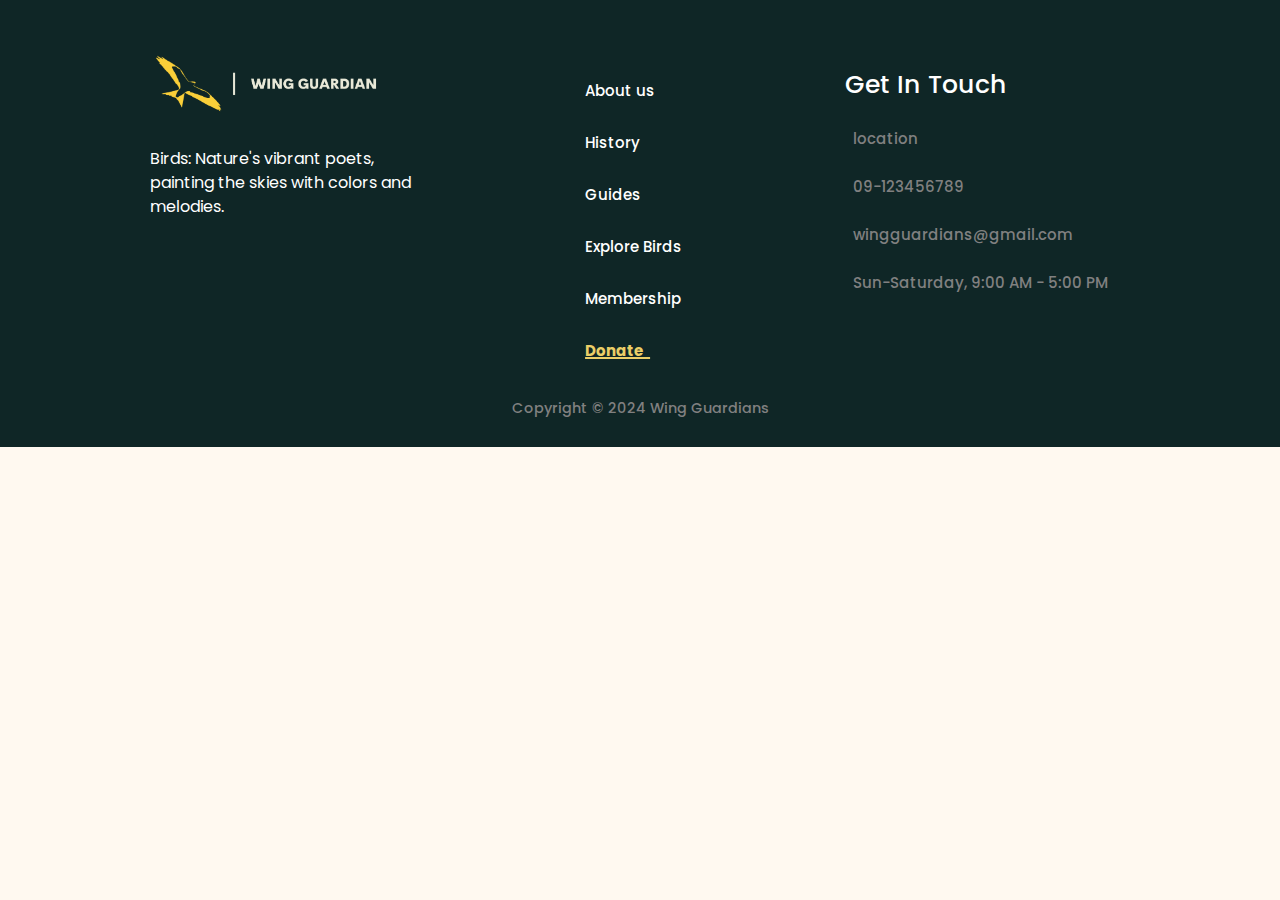
<file: Wing Guardians (Website)_1/Wing Guardians (Website)/footer.html>
<!DOCTYPE html>
<html lang="en">

<head>
    <meta charset="UTF-8">
    <meta http-equiv="X-UA-Compatible" content="IE=edge">
    <meta name="viewport" content="width=device-width, initial-scale=1.0">
    <title>Wing Guardians</title>
  
   
    <link rel="stylesheet" href="https://cdnjs.cloudflare.com/ajax/libs/font-awesome/6.4.0/css/all.min.css" integrity="sha512-iecdLmaskl7CVkqkXNQ/ZH/XLlvWZOJyj7Yy7tcenmpD1ypASozpmT/E0iPtmFIB46ZmdtAc9eNBvH0H/ZpiBw==" crossorigin="anonymous" referrerpolicy="no-referrer"
    />
    <link rel="stylesheet" href="https://cdn.jsdelivr.net/npm/bootstrap@4.0.0/dist/css/bootstrap.min.css" integrity="sha384-Gn5384xqQ1aoWXA+058RXPxPg6fy4IWvTNh0E263XmFcJlSAwiGgFAW/dAiS6JXm" crossorigin="anonymous">
    <script src="https://code.jquery.com/jquery-3.2.1.slim.min.js" integrity="sha384-KJ3o2DKtIkvYIK3UENzmM7KCkRr/rE9/Qpg6aAZGJwFDMVNA/GpGFF93hXpG5KkN" crossorigin="anonymous"></script>
<script src="https://cdn.jsdelivr.net/npm/popper.js@1.12.9/dist/umd/popper.min.js" integrity="sha384-ApNbgh9B+Y1QKtv3Rn7W3mgPxhU9K/ScQsAP7hUibX39j7fakFPskvXusvfa0b4Q" crossorigin="anonymous"></script>
<script src="https://cdn.jsdelivr.net/npm/bootstrap@4.0.0/dist/js/bootstrap.min.js" integrity="sha384-JZR6Spejh4U02d8jOt6vLEHfe/JQGiRRSQQxSfFWpi1MquVdAyjUar5+76PVCmYl" crossorigin="anonymous"></script>
<link rel="stylesheet" href="index.css">
</head>

<body>

    <!-- footer -->
    <div class="footer_container">
        <!-- first part -->
        <div class="first_part">
            <img src="images/logo1.png" alt="" >
            <p>Birds: Nature's vibrant poets, painting the skies with colors and melodies.            </p>
            <div class="social_icons">
                   <a href="https://www.facebook.com/"> <i class="fa-brands fa-facebook fa-2xl" style="color: #eff0f0;"></i></a>&nbsp;
                    <a href="https://www.instagram.com/accounts/login/?hl=en"><i class="fa-brands fa-instagram fa-2xl" style="color: #eff0f0;"></i></a>&nbsp;
                    <a href="https://accounts.google.com/signin"><i class="fa-brands fa-google fa-2xl" style="color: #eff0f0;"></i></a>
                </div>
        </div>



        <!-- second part -->
        <div class="sec_part">
            <div class="cat_footer">
                <h3><a href="aboutus.html">About us</a></h3>
                <h3><a href="history.html">History</a></h3>
                <h3><a href="guides.html">Guides</a></h3>
                <h3><a href="explore_birds.html">Explore Birds</a></h3>
                <h3><a href="membership.html">Membership</a></h3>
                <h3 class="footer_donate"><a href="donate.html">Donate &nbsp;<i class="fas fa-donate fa-spin"></i></a></h3>

            </div>

        </div>

        <!-- third part -->
        <div class="third_part">
            <div class="get_in_touch">
                <h1>Get In Touch</h1>
                <h3><i class="fa-solid fa-location-dot" style="color: #ffffff;"></i>&nbsp; <span>location</span></h3>
                <h3><i class="fa-solid fa-phone" style="color: #ffffff;"></i>&nbsp; <span>09-123456789</span></h3>
                <h3><i class="fa-solid fa-envelope" style="color: #ffffff;"></i>&nbsp; <span>wingguardians@gmail.com</span></h3>
                <h3><i class="fa-solid fa-clock" style="color: #ffffff;"></i>&nbsp; <span>Sun-Saturday, 9:00 AM - 5:00 PM</span></h3>
            </div>
        </div>

    </div>
    <div class="copyright">
        <h3>Copyright © 2024 Wing Guardians
        </h3>
    </div>
</body>

</html>
</file>
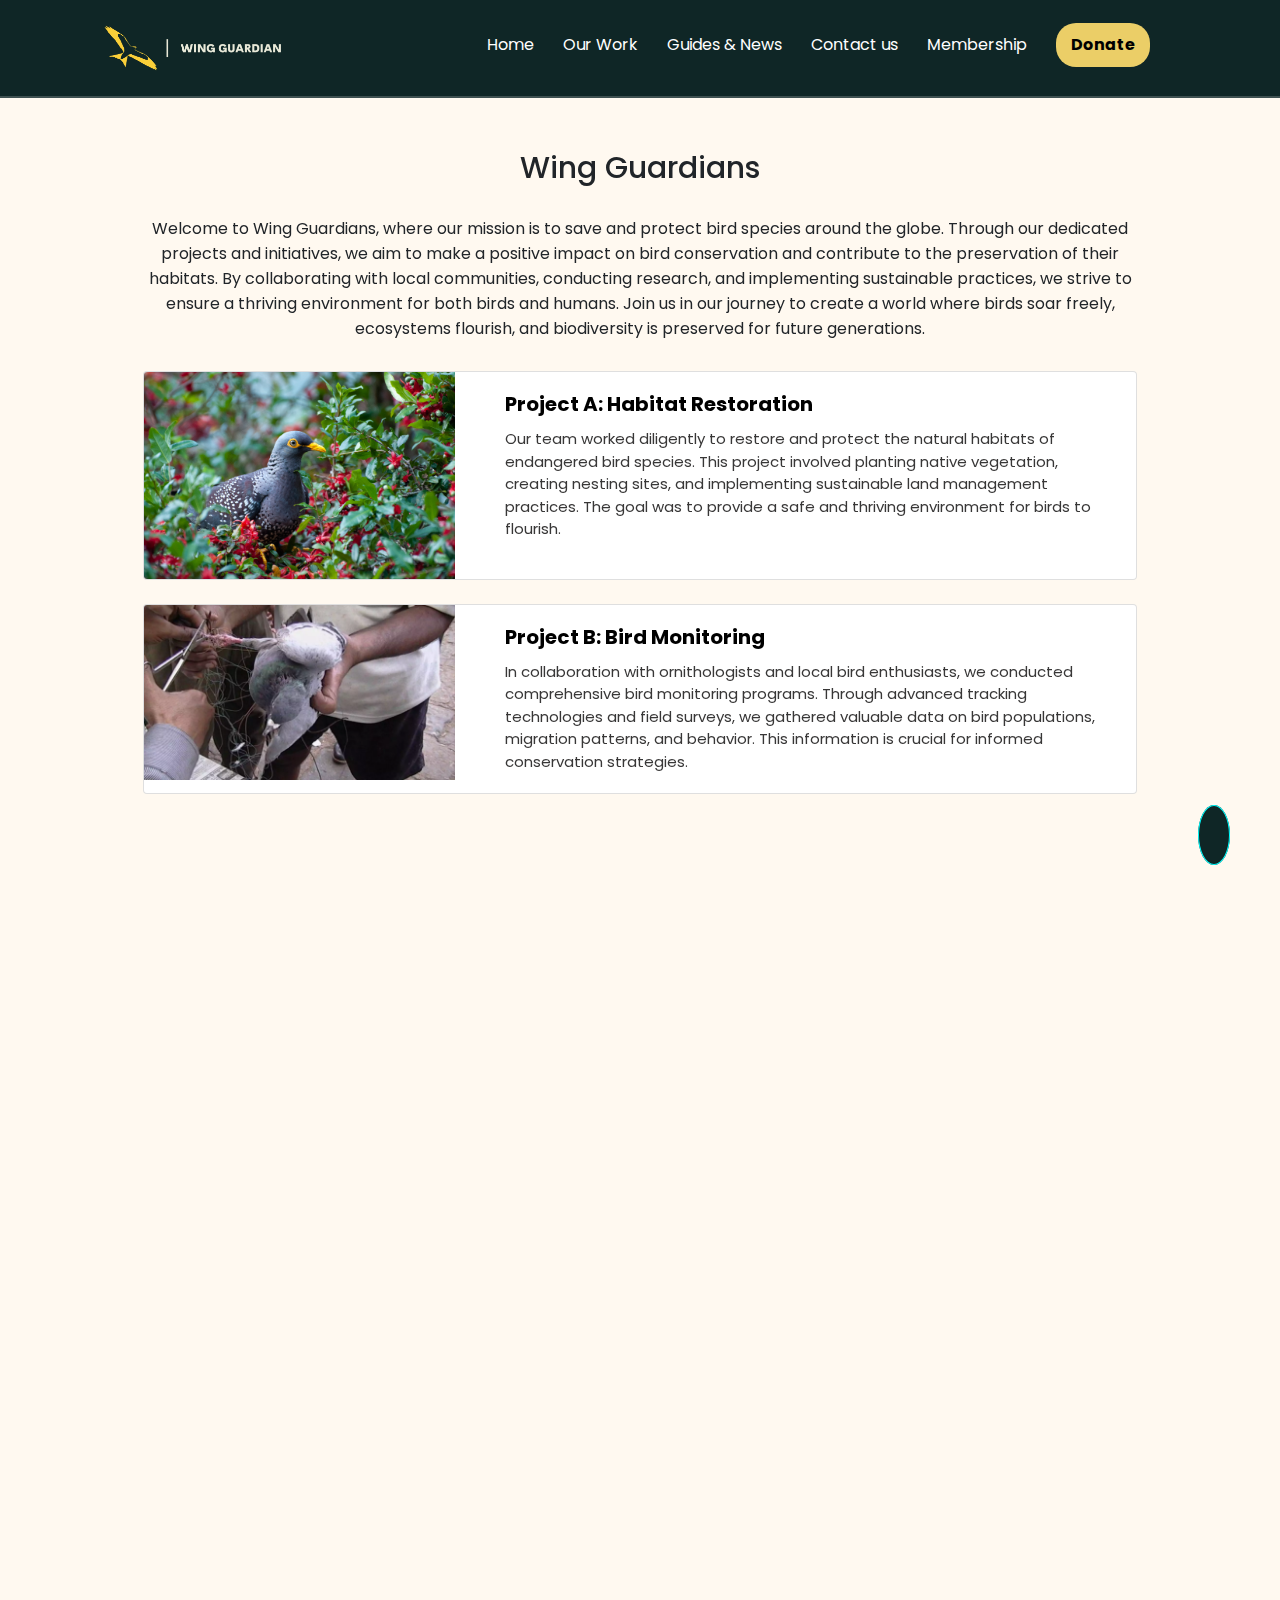
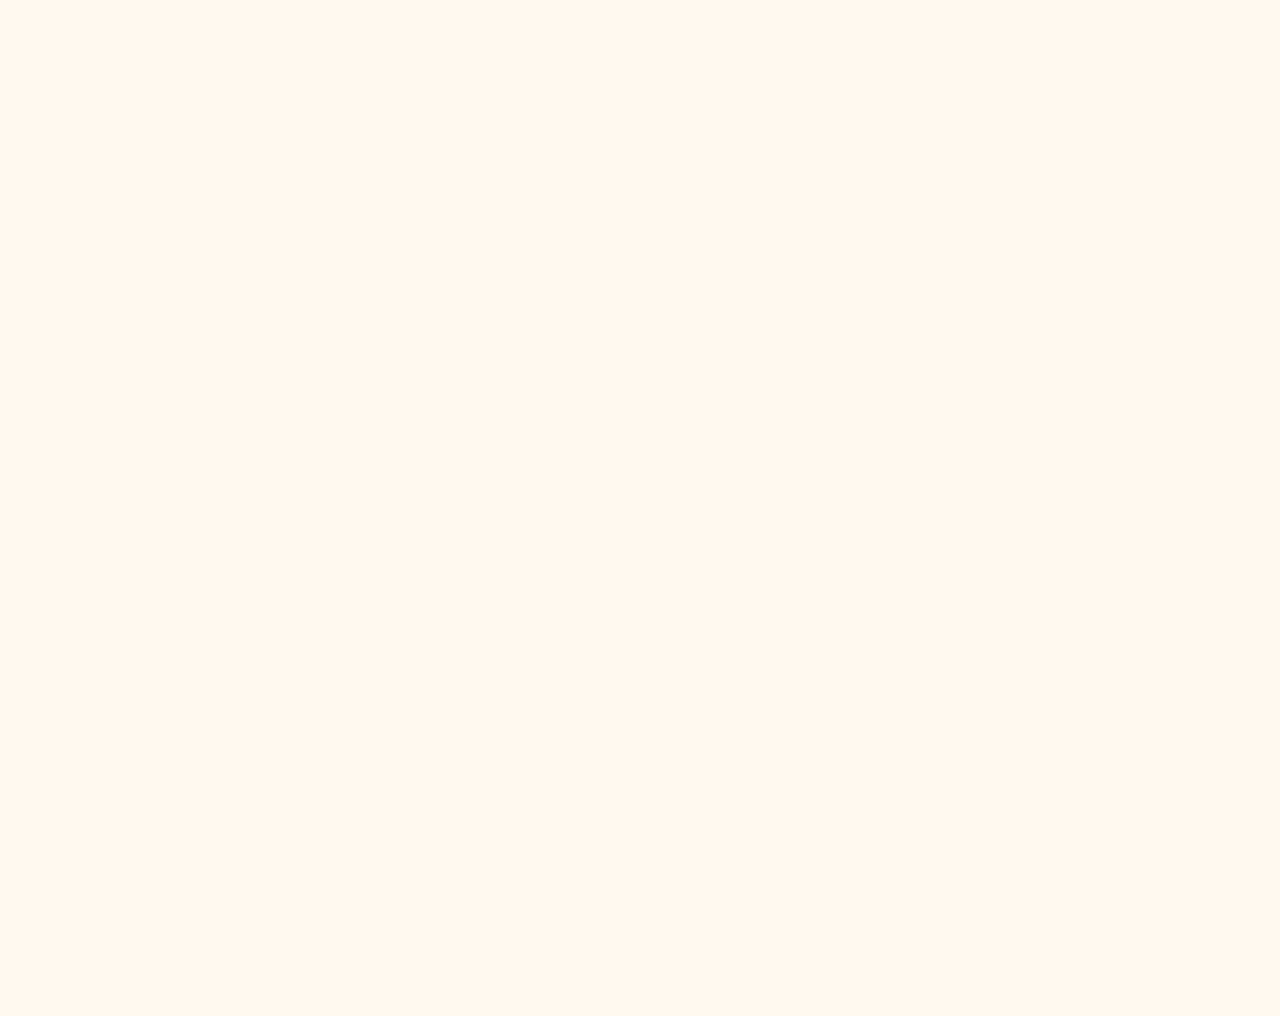
<file: Wing Guardians (Website)_1/Wing Guardians (Website)/history.html>
<!DOCTYPE html>
<html lang="en">
<head>
    <meta charset="UTF-8">
    <meta name="viewport" content="width=device-width, initial-scale=1.0">
    <link rel="stylesheet" href="https://cdn.jsdelivr.net/npm/bootstrap@5.3.0/dist/css/bootstrap.min.css">
    <link rel="stylesheet" href="https://cdnjs.cloudflare.com/ajax/libs/font-awesome/6.4.0/css/all.min.css" integrity="sha512-iecdLmaskl7CVkqkXNQ/ZH/XLlvWZOJyj7Yy7tcenmpD1ypASozpmT/E0iPtmFIB46ZmdtAc9eNBvH0H/ZpiBw==" crossorigin="anonymous" referrerpolicy="no-referrer" />
    <link href='https://unpkg.com/boxicons@2.1.4/css/boxicons.min.css' rel='stylesheet'>
    <link rel="stylesheet" href="https://cdn.jsdelivr.net/npm/bootstrap@4.0.0/dist/css/bootstrap.min.css" integrity="sha384-Gn5384xqQ1aoWXA+058RXPxPg6fy4IWvTNh0E263XmFcJlSAwiGgFAW/dAiS6JXm" crossorigin="anonymous">

    <script src="https://code.jquery.com/jquery-3.2.1.slim.min.js" integrity="sha384-KJ3o2DKtIkvYIK3UENzmM7KCkRr/rE9/Qpg6aAZGJwFDMVNA/GpGFF93hXpG5KkN" crossorigin="anonymous"></script>
    <script src="https://cdn.jsdelivr.net/npm/popper.js@1.12.9/dist/umd/popper.min.js" integrity="sha384-ApNbgh9B+Y1QKtv3Rn7W3mgPxhU9K/ScQsAP7hUibX39j7fakFPskvXusvfa0b4Q" crossorigin="anonymous"></script>
    <script src="https://cdn.jsdelivr.net/npm/bootstrap@4.0.0/dist/js/bootstrap.min.js" integrity="sha384-JZR6Spejh4U02d8jOt6vLEHfe/JQGiRRSQQxSfFWpi1MquVdAyjUar5+76PVCmYl" crossorigin="anonymous"></script>

    <!-- aos link  -->
    <link href="https://unpkg.com/aos@2.3.1/dist/aos.css" rel="stylesheet">
    <script src="https://unpkg.com/aos@2.3.1/dist/aos.js"></script>


    <link rel="stylesheet" href="nav_foot.css">

    <title>Our History</title>
    <style>
        /* Add any custom styles here */
        .card a{
            text-decoration: none;
            color: black;
        }

        .card:hover {
            transform: scale(1.03);
        }

        .card:hover img{
            transform: scale(1.1);
        }

        .card {
            overflow: hidden;
            transition: transform 0.4s;

        }

        .card img {
            object-fit: cover;
            transition: transform 0.4s;
        }
        .container {
            width: 80%;
            margin-top: 150px;
        
        }
        .card-body h4{
            font-size: 20px;
            font-weight: bold;
        }
        .card-body p{
            font-size: 15px;
            color: rgb(56, 55, 55);
        }

    </style>
</head>
<body>
    <!-- navbar  -->
    <header class="header">
        <a href="index.html"><img src="images/logo1.png" class="logo" alt=""></a>
        <i class='bx bx-menu' id="menu-icon"></i>
        <nav class="navbar">
            <ul>

                <li><a href="index.html">Home</a></li>
                <li class="dropdown">
                    <span>Our Work <i class="fas fa-caret-down"></i></span>
                    <div class="dropdown-content">
                    <p><a href="aboutus.html" >About Us</a></p>
                    <p><a href="history.html" >History</a></p>
                    </div>
                </li>
                <li class="dropdown">
                    <span>Guides & News <i class="fas fa-caret-down"></i></span>
                    <div class="dropdown-content">
                    <p><a href="guides.html" >Guides</a></p>
                    <p><a href="explore_birds.html" >Explore Birds</a></p>
                    </div>
                </li>
                <li><a href="contactus.html">Contact us</a></li>
                <li><a href="membership.html">Membership</a></li>
                <a href="donate.html" class="donatebtn">Donate</a>
            </ul>

        </nav>
    </header>
    <div class="nav-bg"></div>

    <div class="container">
        <div data-aos="fade-down">

        <h1 class="text-center" style="font-size: 30px; margin-bottom: 30px;">Wing Guardians</h1>
        <p style="text-align: center; line-height: 25px; margin-bottom: 30px;">Welcome to Wing Guardians, where our mission is to save and protect bird species around the globe. Through our dedicated projects and initiatives, we aim to make a positive impact on bird conservation and contribute to the preservation of their habitats. By collaborating with local communities, conducting research, and implementing sustainable practices, we strive to ensure a thriving environment for both birds and humans. Join us in our journey to create a world where birds soar freely, ecosystems flourish, and biodiversity is preserved for future generations.</p>
        </div>
        <!-- Project A: Habitat Restoration -->
        <div data-aos="fade-right">
        <div class="card mb-4">
            <a href="historydetails.html">
                <div class="row g-0">
                <div class="col-md-4">
                    <img src="images/Restoration.jpg" class="img-fluid" alt="Habitat Restoration Image">
                </div>
                <div class="col-md-8">
                    <div class="card-body">
                        <h4 class="card-title">Project A: Habitat Restoration</h4>
                        <p class="card-text">Our team worked diligently to restore and protect the natural habitats of endangered bird species. This project involved planting native vegetation, creating nesting sites, and implementing sustainable land management practices. The goal was to provide a safe and thriving environment for birds to flourish.</p>
                    </div>
                </div>
            </div>
            </a>
        </div>
        </div>

         <!-- Project B: Bird Monitoring -->
         <div data-aos="fade-right">
        <div class="card mb-4">
            <a href="historydetails.html">
                <div class="row g-0">
                <div class="col-md-4">
                    <img src="images/Monitoring.jpg" class="img-fluid" alt="Bird Monitoring Image">
                </div>
                <div class="col-md-8">
                    <div class="card-body">
                        <h4 class="card-title">Project B: Bird Monitoring</h4>
                        <p class="card-text">In collaboration with ornithologists and local bird enthusiasts, we conducted comprehensive bird monitoring programs. Through advanced tracking technologies and field surveys, we gathered valuable data on bird populations, migration patterns, and behavior. This information is crucial for informed conservation strategies.</p>
                    </div>
                </div>
            </div>
            </a>
        </div>
        </div>

        <!-- Project C: Community Outreach -->
        <div data-aos="fade-right">
        <div class="card mb-4">
            <a href="historydetails.html">
                <div class="row g-0">
                <div class="col-md-4">
                    <img src="images/Community.jpg" class="img-fluid" alt="Community Outreach Image">
                </div>
                <div class="col-md-8">
                    <div class="card-body">
                        <h4 class="card-title">Project C: Community Outreach</h4>
                        <p class="card-text">Our community outreach initiative aimed to raise awareness about bird conservation. We organized educational workshops, bird-watching events, and collaborated with schools to instill a sense of responsibility for nature among the younger generation. Empowering communities is key to creating lasting change.</p>
                    </div>
                </div>
            </div>
            </a>
        </div>
        </div>


<!-- Project D: Sustainable Practices Advocacy -->
<div data-aos="fade-right">
        <div class="card mb-4">
            <a href="historydetails.html">
                <div class="row g-0">
                <div class="col-md-4">
                    <img src="images/SPAdvocacy2.jpg" class="img-fluid" alt="Sustainable Practices Advocacy Image">
                </div>
                <div class="col-md-8">
                    <div class="card-body">
                        <h4 class="card-title">Project D: Sustainable Practices Advocacy</h4>
                        <p class="card-text">In our dedication to sustainability, we actively advocated for eco-friendly practices. This project involved partnering with businesses and policymakers to promote sustainable development. By encouraging the adoption of bird-friendly practices, we contribute to the well-being of both birds and the environment.</p>
                    </div>
                </div>
            </div>
            </a>
            
        </div>
        </div>


<!-- Project E: Raptor Rehabilitation Program -->
<div data-aos="fade-right">
        <div class="card mb-4">
            <a href="historydetails.html">
                <div class="row g-0">
                <div class="col-md-4">
                    <img src="images/RaptorRehab.jpg" class="img-fluid" alt="Raptor Rehabilitation Image">
                </div>
                <div class="col-md-8">
                    <div class="card-body">
                        <h4 class="card-title">Project E: Raptor Rehabilitation Program</h4>
                        <p class="card-text">Our Raptor Rehabilitation Program focused on the rescue and rehabilitation of injured or orphaned raptors. Skilled veterinarians and rehabilitators worked tirelessly to provide medical care and rehabilitation services, ensuring that these magnificent birds could be released back into the wild, contributing to the local biodiversity.</p>
                    </div>
                </div>
            </div>
            </a>  
        </div>
            </div>


<!-- Project F: Wetland Conservation Initiative -->
<div data-aos="fade-right">
        <div class="card mb-4">
            <a href="historydetails.html">
                <div class="row g-0">
                <div class="col-md-4">
                    <img src="images/WetlandConserve.jpg" class="img-fluid" alt="Wetland Conservation Image">
                </div>
                <div class="col-md-8">
                    <div class="card-body">
                        <h4 class="card-title">Project F: Wetland Conservation Initiative</h4>
                        <p class="card-text">Our commitment to preserving wetland ecosystems led to the implementation of the Wetland Conservation Initiative. Through habitat restoration, water quality monitoring, and community engagement, we aimed to safeguard vital wetland habitats. These efforts contribute to the overall health of ecosystems and support diverse bird species dependent on wetland environments.</p>
                    </div>
                </div>
            </div>
            </a>
        </div>
    </div>
    </div>

    <!-- donation  -->
    <div data-aos="fade-up">
    <div class="guide_donate container-fluid mt-5 p-3">
        <div class="row">
            <div class="col-md-6">
                <div class="donate_text_guide py-2 px-2">
                    <h1>BIRDS NEED YOU NOW</h1>
                    <p>With three billion birds lost since 1970 and
                        two-thirds of North American species at risk
                        from climate change.</p>
                    <div
                        class="d-flex flex-column justify-content-between align-items-center m-auto">
                        <a href="donate.html"
                            class="btn btn-primary donate_btn">Donate
                            <i
                                class="fas fa-hand-holding-usd"></i></a>
                    </div>
                </div>
            </div>
            <div class="col-md-6 donate_pic">
                <img src="images/blue bird.png" alt>
            </div>
        </div>
    </div>
    </div>

        <!-- footer -->
        <div data-aos="fade-up">
    <div class="footer_container">
        <!-- first part -->
        <div class="first_part">
            <img src="images/logo1.png" alt="" >
            <p>Birds: Nature's vibrant poets, painting the skies with colors and melodies.            </p>
            <div class="social_icons">
                   <a href="https://www.facebook.com/"> <i class="fa-brands fa-facebook fa-2xl" style="color: #eff0f0;"></i></a>&nbsp;
                    <a href="https://www.instagram.com/accounts/login/?hl=en"><i class="fa-brands fa-instagram fa-2xl" style="color: #eff0f0;"></i></a>&nbsp;
                    <a href="https://accounts.google.com/signin"><i class="fa-brands fa-google fa-2xl" style="color: #eff0f0;"></i></a>
                </div>
        </div>



        <!-- second part -->
        <div class="sec_part">
            <div class="cat_footer">
                <h3><a href="aboutus.html">About us</a></h3>
                <h3><a href="history.html">History</a></h3>
                <h3><a href="guides.html">Guides</a></h3>
                <h3><a href="explore_birds.html">Explore Birds</a></h3>
                <h3><a href="membership.html">Membership</a></h3>
                <h3 class="footer_donate"><a href="donate.html">Donate &nbsp;<i class="fas fa-donate fa-spin"></i></a></h3>

            </div>

        </div>

        <!-- third part -->
        <div class="third_part">
            <div class="get_in_touch">
                <h1>Get In Touch</h1>
                <h3><i class="fa-solid fa-location-dot" style="color: #ffffff;"></i>&nbsp; <span>location</span></h3>
                <h3><i class="fa-solid fa-phone" style="color: #ffffff;"></i>&nbsp; <span>09-123456789</span></h3>
                <h3><i class="fa-solid fa-envelope" style="color: #ffffff;"></i>&nbsp; <span>wingguardians@gmail.com</span></h3>
                <h3><i class="fa-solid fa-clock" style="color: #ffffff;"></i>&nbsp; <span>Sun-Saturday, 9:00 AM - 5:00 PM</span></h3>
            </div>
        </div>

    </div>
    <div class="copyright">
        <h3>Copyright © 2024 Wing Guardians
        </h3>
    </div>
    </div>

    <!-- BACK TO TOP BUTTON -->
    <div class="topbtn">
        <a href="#" class="active"><i class="fa-solid fa-angles-up"></i></a>
    </div>


    <script src="script.js"></script>
    <script src="https://cdn.jsdelivr.net/npm/@popperjs/core@2.11.6/dist/umd/popper.min.js"></script>
    <script src="https://cdn.jsdelivr.net/npm/bootstrap@5.3.0/dist/js/bootstrap.min.js"></script>
    <script>
        AOS.init();
      </script>
</body>
</html>
</file>
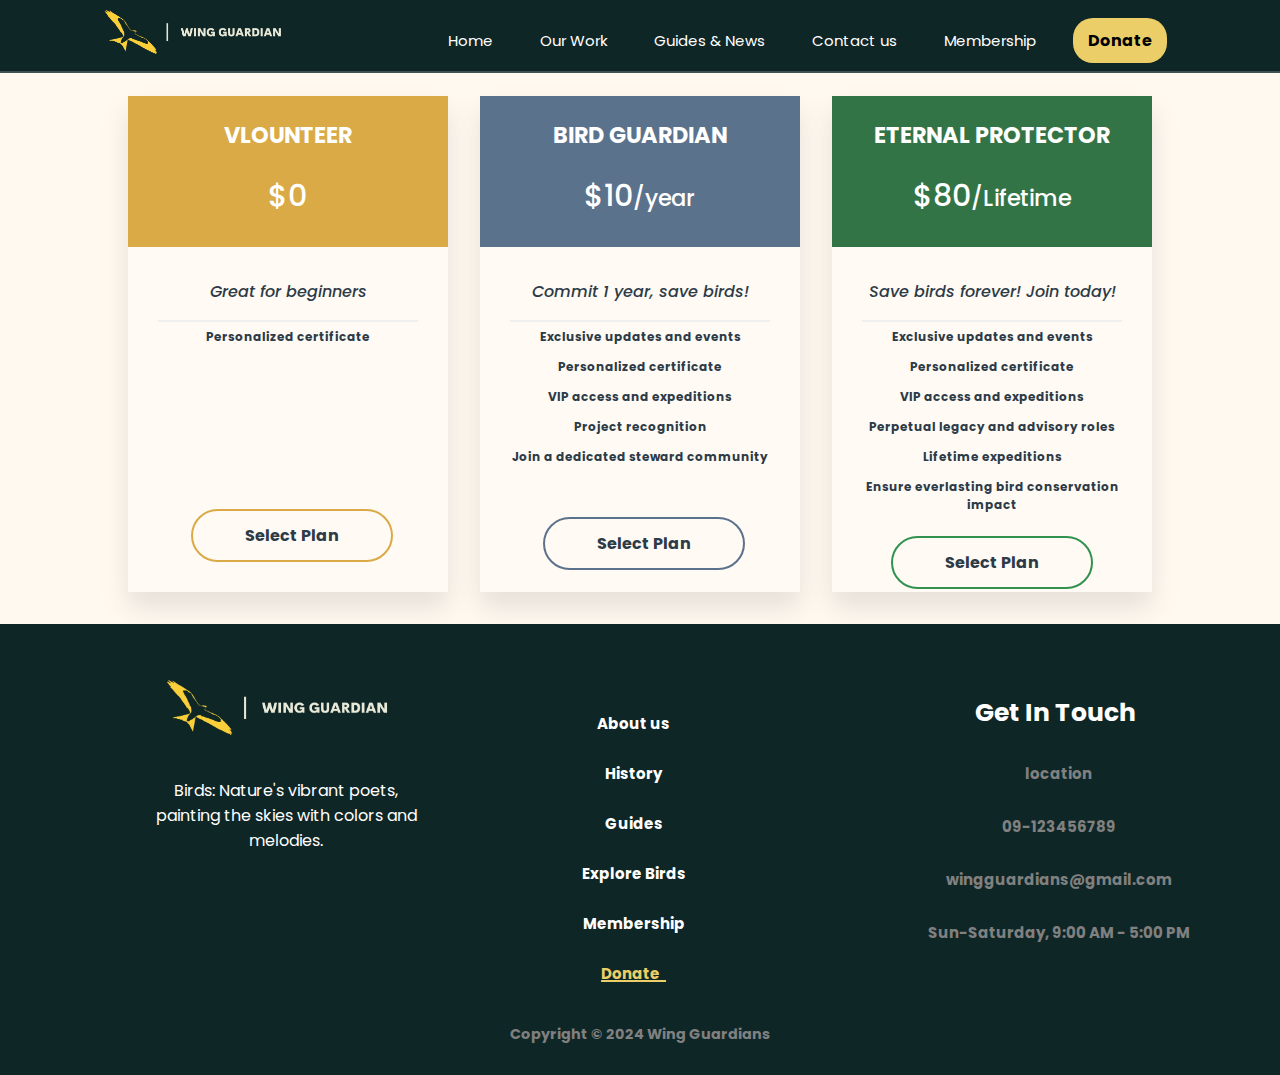
<file: Wing Guardians (Website)_1/Wing Guardians (Website)/membership.html>
<!DOCTYPE html>
<html lang="en">
    <head>
        <meta charset="UTF-8">
        <meta name="viewport" content="width=device-width, initial-scale=1.0">
        <title>Document</title>
        <link rel="stylesheet"
            href="https://cdnjs.cloudflare.com/ajax/libs/font-awesome/6.4.0/css/all.min.css"
            integrity="sha512-iecdLmaskl7CVkqkXNQ/ZH/XLlvWZOJyj7Yy7tcenmpD1ypASozpmT/E0iPtmFIB46ZmdtAc9eNBvH0H/ZpiBw=="
            crossorigin="anonymous" referrerpolicy="no-referrer" />

            <!-- aos link  -->
            <link href="https://unpkg.com/aos@2.3.1/dist/aos.css" rel="stylesheet">
            <script src="https://unpkg.com/aos@2.3.1/dist/aos.js"></script>

        <link rel="stylesheet" href="index.css">
        <link href='https://unpkg.com/boxicons@2.1.4/css/boxicons.min.css'
            rel='stylesheet'>

        <style>
    @import url("https://fonts.googleapis.com/css?family=Open+Sans:400,600,700,800");
body {
  background-color: #FFF9F0;
  font-family: "Open Sans", sans-serif;
  text-align: center;
  margin: 0;
  display: flex;
  flex-direction: column;
  justify-content: center;
  align-items: center;
  min-height: 100vh;
}

.planContainer {
  display: flex;
  flex-wrap: wrap;
  margin: 5em 1em 1em 1em;
  display: flex;
  flex-direction: row;
  align-items: flex-start;
  justify-content: center;  
}

.plan {
  background: white;
  width: 20em;
  height: 31rem;
  box-sizing: border-box;
  text-align: center;
  margin: 1em;
  margin-bottom: 1em;
  transition: transform 0.4s;
  background-color: rgba(255, 255, 255, 0.2);
  box-shadow: 0 15px 25px rgba(129, 124, 124, 0.2);
}
.plan .titleContainer {
  background-color: #2a6e3ef4;
  padding: 1.4em;
}
.plan .titleContainer .title {
  font-size: 1.4rem;
  text-transform: uppercase;
  color: white;
  font-weight: 700;
}
.plan .titleContainer .price {
  font-size: 1.3em;
  padding-top: 1em;
  padding-bottom: 0.25em;
  color: white;
  font-weight: 500;
  margin-top: 0;
  display: inline-block;
  width: 80%;
}
.plan .titleContainer .price p {
  font-size: 1.45em;
  display: inline-block;
  margin: 0;
}
.plan .titleContainer .price span {
  font-size: 1.0875em;
  display: inline-block;
}
.plan .infoContainer {
  padding: 1em;
  color: #2d3b48;
  box-sizing: border-box;
}
.plan .infoContainer .desc {
  padding: 1em 0;
  border-bottom: 2px solid #efefef;
  margin: 0 auto;
  width: 90%;
}
.plan .infoContainer .desc em {
  font-size: 1em;
  font-weight: 500;
}
.plan .infoContainer .features {
  font-size: 1em;
  list-style: none;
  padding-left: 0;
}
.plan .infoContainer .features li {
  padding: 0.5em;
  font-size: 12px;
}
.plan .infoContainer .selectPlan {
  border: 2px solid #30924e;
  padding: 0.75em 1em;
  border-radius: 2.5em;
  cursor: pointer;
  transition: all 0.25s;
  margin: 1em auto;
  box-sizing: border-box;
  max-width: 70%;
  display: block;
  font-weight: 700;
}
.plan .infoContainer .selectPlan:hover {
  background-color: #30924e;
  color: white;
}

#free{
  border: 2px solid #d9aa45;
  padding: 0.75em 1em;
  border-radius: 2.5em;
  cursor: pointer;
  transition: all 0.25s;
  margin: 157px 3px 10px 47px;
  box-sizing: border-box;
  max-width: 70%;
  display: block;
  font-weight: 700;
}

#free:hover{
    background-color: #d9aa45;
  color: white;
}

#second{
  border: 2px solid #153761b3;
  padding: 0.75em 1em;
  border-radius: 2.5em;
  cursor: pointer;
  transition: all 0.25s;
  margin: 45px 3px 10px 47px;
  box-sizing: border-box;
  max-width: 70%;
  display: block;
  font-weight: 700;
}

#second:hover{
    background-color: #153761b3;
  color: white;
}

@media screen and (max-width: 25em) {
  .planContainer {
    margin: 0;
  }
  .planContainer .plan {
    width: 100%;
    margin: 1em 0;
  }
}
</style>
<link rel="stylesheet" href="nav_foot.css">
    </head>
    <body>
        <!-- navbar  -->
        <header class="header">
          <a href="index.html"><img src="images/logo1.png" class="logo" alt=""></a>
          <i class='bx bx-menu' id="menu-icon"></i>
            <nav class="navbar">
                <ul>

                    <li><a href="index.html">Home</a></li>
                    <li class="dropdown">
                        <span>Our Work <i class="fas fa-caret-down"></i></span>
                        <div class="dropdown-content">
                            <p><a href="aboutus.html">About Us</a></p>
                            <p><a href="history.html">History</a></p>
                        </div>
                    </li>
                    <li class="dropdown">
                        <span>Guides & News <i
                                class="fas fa-caret-down"></i></span>
                        <div class="dropdown-content">
                            <p><a href="guides.html">Guides</a></p>
                            <p><a href="explore_birds.html">Explore
                                    Birds</a></p>
                        </div>
                    </li>
                    <li><a href="contactus.html">Contact us</a></li>
                    <li><a href="membership.html">Membership</a></li>
                    <a href="donate.html" class="donatebtn">Donate</a>
                </ul>

            </nav>
        </header>
        <div class="nav-bg"></div>

        <!-- membership  -->
        <div class="planContainer">
            <div class="plan">
                <div class="titleContainer" style="background-color: #d9aa45;">
                    <div class="title">Vlounteer</div>
                    <div class="price">
                        <p>$0 </p>
                    </div>
                </div>
                <div class="infoContainer">
                    <div class="p desc"><em>Great for beginners</em></div>
                    <ul class="features">
                        <li><strong>Personalized certificate</strong></li>
                    </ul><a id="free">Select Plan</a>
                </div>
            </div>
            <div class="plan">
                <div class="titleContainer"
                    style="background-color: #153761b3;">
                    <div class="title">Bird Guardian</div>
                    <div class="price">
                        <p>$10 </p><span>/year</span>
                    </div>
                </div>
                <div class="infoContainer">
                    <div class="p desc"><em>Commit 1 year, save
                            birds!</em></div>
                    <ul class="features">
                        <li><strong>Exclusive updates and events</strong></li>
                        <li><strong>Personalized certificate</strong></li>
                        <li><strong>VIP access and expeditions</strong></li>
                        <li><strong>Project recognition</strong></li>
                        <li><strong>Join a dedicated steward
                                community</strong></li>

                    </ul><a id="second">Select Plan</a>
                </div>
            </div>
            <div class="plan">
                <div class="titleContainer">
                    <div class="title">Eternal Protector</div>
                    <div class="price">
                        <p>$80</p><span>/Lifetime</span>
                    </div>
                </div>
                <div class="infoContainer">
                    <div class="p desc"><em> Save birds forever! Join
                            today!</em></div>
                    <ul class="features">
                        <li><strong>Exclusive updates and events</strong></li>
                        <li><strong>Personalized certificate</strong></li>
                        <li><strong>VIP access and expeditions</strong></li>
                        <li><strong>Perpetual legacy and advisory
                                roles</strong></li>
                        <li><strong>Lifetime expeditions</strong></li>
                        <li><strong>Ensure everlasting bird conservation
                                impact</strong></li>
                    </ul><a class="selectPlan">Select Plan</a>
                </div>
            </div>

        </div>

        <!-- footer -->
        <div class="footer_container">
            <!-- first part -->
            <div class="first_part">
                <img src="images/logo1.png" alt>
                <p>Birds: Nature's vibrant poets, painting the skies
                    with colors and melodies. </p>
                <div class="social_icons">
                    <a href="https://www.facebook.com/"> <i
                            class="fa-brands fa-facebook fa-2xl"
                            style="color: #eff0f0;"></i></a>&nbsp;
                    <a
                        href="https://www.instagram.com/accounts/login/?hl=en"><i
                            class="fa-brands fa-instagram fa-2xl"
                            style="color: #eff0f0;"></i></a>&nbsp;
                    <a href="https://accounts.google.com/signin"><i
                            class="fa-brands fa-google fa-2xl"
                            style="color: #eff0f0;"></i></a>
                </div>
            </div>

            <!-- second part -->
            <div class="sec_part">
                <div class="cat_footer">
                    <h3><a href="aboutus.html">About us</a></h3>
                    <h3><a href="history.html">History</a></h3>
                    <h3><a href="guides.html">Guides</a></h3>
                    <h3><a href="explore_birds.html">Explore
                            Birds</a></h3>
                    <h3><a href="membership.html">Membership</a></h3>
                    <h3 class="footer_donate"><a
                            href="donate.html">Donate &nbsp;<i
                                class="fas fa-donate fa-spin"></i></a></h3>

                </div>

            </div>

            <!-- third part -->
            <div class="third_part">
                <div class="get_in_touch">
                    <h1>Get In Touch</h1>
                    <h3><i class="fa-solid fa-location-dot"
                            style="color: #ffffff;"></i>&nbsp;
                        <span>location</span></h3>
                    <h3><i class="fa-solid fa-phone"
                            style="color: #ffffff;"></i>&nbsp;
                        <span>09-123456789</span></h3>
                    <h3><i class="fa-solid fa-envelope"
                            style="color: #ffffff;"></i>&nbsp;
                        <span>wingguardians@gmail.com</span></h3>
                    <h3><i class="fa-solid fa-clock"
                            style="color: #ffffff;"></i>&nbsp;
                        <span>Sun-Saturday, 9:00 AM - 5:00
                            PM</span></h3>
                </div>
            </div>

        </div>
        <div class="copyright">
            <h3>Copyright © 2024 Wing Guardians
            </h3>
        </div>
        <script src="script.js"></script>
        <script>
            AOS.init();
          </script>
    </body>

</html>
</file>
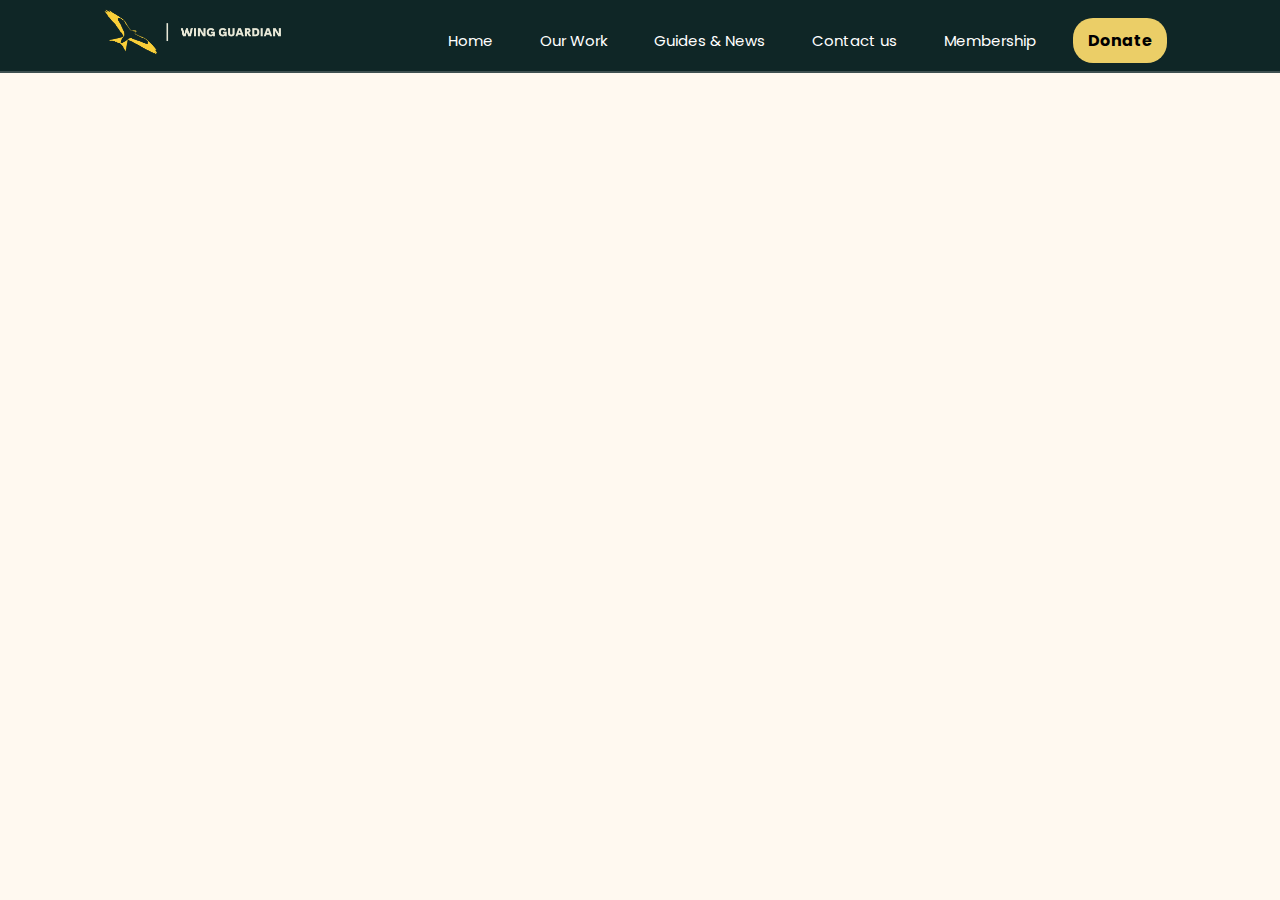
<file: Wing Guardians (Website)_1/Wing Guardians (Website)/nav_bar.html>
<!DOCTYPE html>
<html lang="en">
<head>
    <meta charset="UTF-8">
    <meta http-equiv="X-UA-Compatible" content="IE=edge">
    <meta name="viewport" content="width=device-width, initial-scale=1.0">
    <title>Wing Guardians</title>
    <link rel="stylesheet" href="https://cdnjs.cloudflare.com/ajax/libs/font-awesome/6.4.0/css/all.min.css" integrity="sha512-iecdLmaskl7CVkqkXNQ/ZH/XLlvWZOJyj7Yy7tcenmpD1ypASozpmT/E0iPtmFIB46ZmdtAc9eNBvH0H/ZpiBw==" crossorigin="anonymous" referrerpolicy="no-referrer"
    />
    <link rel="stylesheet" href="index.css">
    <link href='https://unpkg.com/boxicons@2.1.4/css/boxicons.min.css' rel='stylesheet'>

</head>
<body>
    <!-- navbar  -->
    <header class="header">
        <a href="index.html"><img src="images/logo1.png" class="logo" alt=""></a>
        <i class='bx bx-menu' id="menu-icon"></i>
        <nav class="navbar">
            <ul>
                
                <li><a href="index.html">Home</a></li>
                <li class="dropdown">
                    <span>Our Work <i class="fas fa-caret-down"></i></span>
                    <div class="dropdown-content">
                    <p><a href="aboutus.html" >About Us</a></p>
                    <p><a href="history.html" >History</a></p>
                    </div>
                </li>
                <li class="dropdown">
                    <span>Guides & News <i class="fas fa-caret-down"></i></span>
                    <div class="dropdown-content">
                    <p><a href="guides.html" >Guides</a></p>
                    <p><a href="explore_birds.html" >Explore Birds</a></p>
                    </div>
                </li>                
                <li><a href="contactus.html">Contact us</a></li>
                <li><a href="membership.html">Membership</a></li>
                <a href="donate.html" class="donatebtn">Donate</a>
            </ul>

        </nav>
    </header>
    <div class="nav-bg"></div>
    <script src="script.js"></script>
</body>
</html>
</file>
<file: Wing Guardians (Website)_1/Wing Guardians (Website)/nav_foot.css>
@import url("https://fonts.googleapis.com/css2?family=Poppins:wght@300;400;500;600;700;800;900&display=swap");
:root{
    --nav-bg-color: #0F2626;
    --yellow-color: #EBCE67;
    --white-color: white;
    --black-color: black;
}
* {
  margin: 0;
  padding: 0;
  box-sizing: border-box;
  font-family: "Poppins", sans-serif;
  scroll-behavior: smooth;
}
body {
    width: 100%;
  min-height: 100vh;
  background-size: cover;
  background-position: center;
  background-color: #FFF9F0;
 
}
.header {
  position: fixed;
  top: 0;
  left: 0;
  width: 100%;
  padding: 5px 100px;
  background: var(--nav-bg-color);
  display: flex;
  justify-content: space-between;
  align-items: center;
  backdrop-filter: blur(10px);
  border-bottom: 2px solid rgba(255, 255, 255, 0.2);
  z-index: 100;
}
.header img{
    width: 200px;
}
.header::before {
  content: "";
  position: absolute;
  top: 0;
  left: -100%;
  width: 100%;
  height: 100%;
  background: linear-gradient(
    90deg,
    transparent,
    rgba(255, 255, 255, 0.4),
    transparent
  );
  transition: 0.5s;
}
.header:hover::before {
  left: 100%;
}
.logo {
  width: 100px;
}
.navbar {
    /* display: flex; */
    width: 70%;
}

.navbar ul {
    width: 100%;
    display: flex;
    align-items: center;
    justify-content: space-around;
    margin-top: 10px;
}

.navbar ul li a {
    text-decoration: none;
    list-style: none;
    color: var(--white-color);
}

.navbar ul li {
    list-style: none;
    position: relative;
}

.navbar ul li a::after {
    content: '';
    position: absolute;
    width: 0;
    height: 3px;
    background-color: var(--yellow-color);
    bottom: -10px;
    left: 0;
    transition: 1s;
}

.navbar ul li a:hover::after {
    width: 100%;
}

.navbar ul li a:hover {
    color: var(--yellow-color);
}

#menu-icon {
  font-size: 36px;
  color: #fff;
  display: none;
}

.donatebtn{
    text-decoration: none;
    background-color: var(--yellow-color);
    padding: 10px 15px;
    border-radius: 20px;
    color: var(--black-color);
    font-weight: bold;
}
.dropdown {
    position: relative;
    display: inline-block;
  }
.dropdown span{
    color: var(--white-color);
}
.dropdown span:hover{
    color: var(--yellow-color);
}
.dropdown p{
    padding: 5px 0;
}
  .dropdown-content {
    display: none;
    position: absolute;
    background-color: var(--nav-bg-color);
    min-width: 160px;
    box-shadow: 0px 8px 16px 0px rgba(0,0,0,0.2);
    padding: 12px 16px;
    
    z-index: 1;
  }
  
  .dropdown:hover .dropdown-content {
    display: block;
  }


/* footer */

.footer_container {
    background-color: var(--nav-bg-color);
    display: flex;
    width: 100%;
    height: 400px;
}


/* first part */

.footer_container .first_part {
    width: 33%;
}

.footer_container .first_part img {
    width: 400px;
    padding: 50px 0 0 150px;
}

.first_part p{
    color: white;
}

.footer_container .first_part p,
.footer_container .first_part .social_icons {
    padding: 30px 0 0 150px;
    
}

.footer_container .first_part .social_icons i {
    margin: 0 5px;
}

.footer_container .first_part .social_icons .fa-facebook:hover::before {
    color: #0D6EFD;
}

.footer_container .first_part .social_icons .fa-instagram:hover::before {
    background: linear-gradient(45deg, #8a3ab9, #c13584, #fd7e14);
    -webkit-background-clip: text;
    color: transparent;}

.footer_container .first_part .social_icons .fa-google:hover::before {
    background: linear-gradient(45deg, #4285F4, #EA4335, #FBBC05, #34A853);
-webkit-background-clip: text;
color: transparent;
}

.copyright h3 {
    margin-bottom: 30px;
    font-size: 0.9rem;
    /* margin-left: -1000px; */
    /* color: rgba(195, 195, 195, 0.866); */
    color: grey;
   
}


/* second part */

.footer_container .sec_part {
    width: 33%;
    display: flex;
    align-items: center;
    justify-content: center;
    margin-top: 45px;
    color: var(--white-color);
}

.sec_part .cat_footer h1 {
    padding-bottom: 10px;
    font-size: 30px;
}

.sec_part .cat_footer h3 {
    padding: 10px 0;
    font-size: 20px;
}

.sec_part .cat_footer h3 a,
.third_part .get_in_touch h3 {
    text-decoration: none;
    color: var(--lightgray-color);
    font-size: 15px;
}

.cat_footer h3 a:hover{
    color: var(--yellow-color);
}

.footer_donate{
    border-radius: 20px;
    text-decoration: underline;
    color: var(--yellow-color);
    font-weight: bold;
}
.footer_donate:hover{
    color: black;
}

/* third part */

.footer_container .third_part {
    width: 33%;
    color: var(--white-color);
}

.third_part .get_in_touch h3 {
    margin: 30px 0;
}

.third_part .get_in_touch h1 {
    margin-top: 70px;
    font-size: 25px;
}

.third_part .get_in_touch h3 {
    font-size: 15px;
}

.get_in_touch h3 span{
    color: grey;
}

.copyright {
    width: 100%;
    background-color: var(--nav-bg-color);
    display: flex;
    justify-content: center;
    align-items: center;
    text-align: center;
}


/* BREAKPOINTS */
@media (max-width: 992px) {
    .header {
      padding: 1.25rem 4%;
    }
    .navbar li {
        font-size: 13px;
    }
    
    .social_icons a i{
        font-size: 20px;
    }
    .footer_container .first_part img{
        width: 320px;
    }

  }
  @media (max-width: 800px) {
    #menu-icon {
      display: block;
    }
    .navbar {
      position: absolute;
      top: 100%;
      left: 0;
      width: 100%;
      padding: 0.5rem 4%;
      display: none;
    }
    .navbar.active {
      display: block;
    }
    .navbar ul {
      display: block;
      margin: 1.5rem 0;
    }
    .navbar ul li{
      display: block;
      margin: 1.5rem 0;
      /* text-align: center; */
    }
    .navbar ul a{
      display: block;
      margin: 1rem 0;
      /* text-align: center; */
    }
    .navbar .dropdown-content{
      margin-left: 100px;
    }
    .nav-bg {
      position: absolute;
      top: 79px;
      left: 0;
      width: 100%;
      height: 350px;
      /* background: rgba(255, 255, 255, 0.1); */
      background-color: var(--nav-bg-color);
      border-bottom: 2px solid rgba(255, 255, 255, 0.2);
      backdrop-filter: blur(10px);
      z-index: 99;
      display: none;
    }
    .nav-bg.active {
      display: block;
    }

    .swiper-navBtn {
        display: none;
      }

    .first_part img{
        width: 200px;
    }
    .first_part p{
        font-size: 14px;
    }
    .sec_part h3 {
        font-size: 14px;
        padding-bottom: -10px;
    }
  }

  /* donation  */
  .guide_donate {
    width: 100%;
    background-color: #ebce67;
    overflow: hidden;
}

.donate_text_guide {
    color: #0f2626;
    display: flex;
    flex-direction: column;
    height: 100%;
}

.donate_text_guide h1 {
    font-size: 2.2rem; 
}

.donate_text_guide p {
    font-size: 1rem; 
    margin-top: 1rem;
}

.donate_pic {
    display: flex;
    align-items: center; /* Center vertically */
    justify-content: center; /* Center horizontally */
    height: 80%; 
    margin: auto;
}

.donate_pic img {
    max-width: 60%; /* Ensure image doesn't overflow horizontally */
    max-height: 60%; /* Ensure image doesn't overflow vertically */
}

.btn-primary {
    --bs-btn-color: #fff;
    --bs-btn-bg: #0f2626;
    --bs-btn-border-color: #0f2626;
    --bs-btn-hover-color: #fff;
    --bs-btn-hover-bg: #34A853;
    --bs-btn-hover-border-color: #34A853;
    --bs-btn-focus-shadow-rgb: 49, 132, 253;
    --bs-btn-active-color: #fff;
    --bs-btn-active-bg: #34A853;
    --bs-btn-active-border-color: #34A853;
    --bs-btn-active-shadow: inset 0 3px 5px rgba(0, 0, 0, 0.125);
    --bs-btn-disabled-color: #fff;
    --bs-btn-disabled-bg: #34A853;
    --bs-btn-disabled-border-color: #34A853;
  }

  .donate_btn {
    padding: 0.5rem 2rem;
    border-radius: 50px;
    font-size: 1rem; /* Default font size */
    font-weight: bold;
    margin-top: 1rem;
    background-color: #0F2626;
    border: none;
}
.donate_btn:hover{
  background-color: #47B649;
}

/* Responsive Button Size */
@media (max-width: 768px) {
    .donate_btn {
        padding: 0.4rem 0.7rem;
        font-size: 0.9rem;
    }
}

@media (max-width: 576px) {
    .donate_btn {
        padding: 0.3rem 0.6rem;
        font-size: 0.8rem;
    }
}


@media (max-width: 992px) {
    .donate_text_guide h1{
        font-size: 1.5rem;
    }
    .donate_text_guide p{
        font-size: 0.9rem;
    }
}

@media (max-width: 762px) {
    .donate_text_guide h1{
        font-size: 1.3rem;
    }
    .donate_text_guide p{
        font-size: 0.8rem;
    }
    .donate_pic img {
        max-width: 30%; /* Set maximum width to 100% for smaller screens */
    }
}


@media (max-width: 542px) {
    .donate_text_guide h1{
        font-size: 1.1rem;
    }
    .donate_text_guide p{
        font-size: 0.7rem;
    }
}

@media (max-width: 382px) {
    .donate_text_guide h1{
        font-size: 1rem;
    }
    .donate_text_guide p{
        font-size: 0.6rem;
    }
}


/* BACK TO TOP */


.topbtn {
  position: fixed;
  z-index: 100;
  right: 50px;
  bottom: 50px;
}

.topbtn i {
  font-size: 20px;
  padding: 15px;
  background-color: #0F2626;
  color: #EBCE67;
  border-radius: 50%;
  cursor: pointer;
  transition: 0.5s;
  border: 1px solid cyan;
}

.topbtn i:hover {
  background-color: #EBCE67;
  color: #0F2626;
  border: none;
}
</file>
<file: Wing Guardians (Website)_1/Wing Guardians (Website)/index.css>
@import url("https://fonts.googleapis.com/css2?family=Poppins:wght@300;400;500;600;700;800;900&display=swap");

:root {
    --nav-bg-color: #0F2626;
    --yellow-color: #EBCE67;
    --white-color: white;
    --black-color: black;
}

* {
    margin: 0;
    padding: 0;
    box-sizing: border-box;
    font-family: "Poppins", sans-serif;
    scroll-behavior: smooth;
}

body {
    min-height: 100vh;
    background-size: cover;
    background-position: center;
    background-color: #FFF9F0;

}

.header {
    position: fixed;
    top: 0;
    left: 0;
    width: 100%;
    padding: 5px 100px;
    background: var(--nav-bg-color);
    display: flex;
    justify-content: space-between;
    align-items: center;
    backdrop-filter: blur(10px);
    border-bottom: 2px solid rgba(255, 255, 255, 0.2);
    z-index: 100;
}

.header img {
    width: 200px;
}

.header::before {
    content: "";
    position: absolute;
    top: 0;
    left: -100%;
    width: 100%;
    height: 100%;
    background: linear-gradient(90deg,
            transparent,
            rgba(255, 255, 255, 0.4),
            transparent);
    transition: 0.5s;
}

.header:hover::before {
    left: 100%;
}

.logo {
    width: 100px;
}

.navbar {
    /* display: flex; */
    width: 70%;
}

.navbar ul {
    width: 100%;
    display: flex;
    align-items: center;
    justify-content: space-around;
    margin-top: 10px;
}

.navbar ul li a {
    text-decoration: none;
    list-style: none;
    color: var(--white-color);
}

.navbar ul li {
    list-style: none;
    position: relative;
    margin: 0 10px;
    font-size: 15px;
}

.navbar ul li a::after {
    content: '';
    position: absolute;
    width: 0;
    height: 3px;
    background-color: var(--yellow-color);
    bottom: -10px;
    left: 0;
    transition: 1s;
}

.navbar ul li a:hover::after {
    width: 100%;
}

.navbar ul li a:hover {
    color: var(--yellow-color);
}

#menu-icon {
    font-size: 36px;
    color: #fff;
    display: none;
}

.donatebtn {
    text-decoration: none;
    background-color: var(--yellow-color);
    padding: 10px 15px;
    border-radius: 20px;
    color: var(--black-color);
    font-weight: bold;
}

.dropdown {
    position: relative;
    display: inline-block;
}

.dropdown span {
    color: var(--white-color);
}

.dropdown span:hover {
    color: var(--yellow-color);
}

.dropdown p {
    padding: 5px 0;
}

.dropdown-content {
    display: none;
    position: absolute;
    background-color: var(--nav-bg-color);
    min-width: 160px;
    box-shadow: 0px 8px 16px 0px rgba(0, 0, 0, 0.2);
    padding: 12px 16px;

    z-index: 1;
}

.dropdown:hover .dropdown-content {
    display: block;
}


/* footer */

.footer_container {
    background-color: var(--nav-bg-color);
    display: flex;
    width: 100%;
    height: 400px;
}


/* first part */

.footer_container .first_part {
    width: 33%;
}

.footer_container .first_part img {
    width: 400px;
    padding: 50px 0 0 150px;
}

.first_part p {
    color: white;
}

.footer_container .first_part p,
.footer_container .first_part .social_icons {
    padding: 30px 0 0 150px;

}

.footer_container .first_part .social_icons i {
    margin: 0 5px;
}

.footer_container .first_part .social_icons .fa-facebook:hover::before {
    color: #0D6EFD;
}

.footer_container .first_part .social_icons .fa-instagram:hover::before {
    background: linear-gradient(45deg, #8a3ab9, #c13584, #fd7e14);
    -webkit-background-clip: text;
    color: transparent;
}

.footer_container .first_part .social_icons .fa-google:hover::before {
    background: linear-gradient(45deg, #4285F4, #EA4335, #FBBC05, #34A853);
    -webkit-background-clip: text;
    color: transparent;
}

.copyright h3 {
    margin-bottom: 30px;
    font-size: 0.9rem;
    /* margin-left: -1000px; */
    /* color: rgba(195, 195, 195, 0.866); */
    color: grey;

}


/* second part */

.footer_container .sec_part {
    width: 33%;
    display: flex;
    align-items: center;
    justify-content: center;
    margin-top: 45px;
    color: var(--white-color);
}

.sec_part .cat_footer h1 {
    padding-bottom: 10px;
    font-size: 30px;
}

.sec_part .cat_footer h3 {
    padding: 10px 0;
    font-size: 20px;
}

.sec_part .cat_footer h3 a,
.third_part .get_in_touch h3 {
    text-decoration: none;
    color: var(--lightgray-color);
    font-size: 15px;
}

.cat_footer h3 a:hover {
    color: var(--yellow-color);
}

.footer_donate {
    border-radius: 20px;
    text-decoration: underline;
    color: var(--yellow-color);
    font-weight: bold;
}

.footer_donate:hover {
    color: black;
}

/* third part */

.footer_container .third_part {
    width: 33%;
    color: var(--white-color);
}

.third_part .get_in_touch h3 {
    margin: 30px 0;
}

.third_part .get_in_touch h1 {
    margin-top: 70px;
    font-size: 25px;
}

.third_part .get_in_touch h3 {
    font-size: 15px;
}

.get_in_touch h3 span {
    color: grey;
}

.copyright {
    width: 100%;
    background-color: var(--nav-bg-color);
    display: flex;
    justify-content: center;
    align-items: center;
    text-align: center;
}

/* Index page  */
.container_index {
    /* height: 550vh; */
    width: 100%;
    /* margin-top: 30px; */
    display: flex;
    flex-direction: column;
    align-items: center;
    background-color: #FFF9F0;

}

.carousel {
    width: 100%;
}

.carousel-inner {
    height: 82vh;
}

.carousel-item {
    position: relative;
}

.carousel-inner p {
    font-weight: bold;
}

.carousel-inner h5 {
    font-weight: bold;
}

.carousel-caption {
    top: 20rem;
    bottom: unset;
    position: absolute;
    margin-left: auto;
    margin-right: auto;
    background-color: #0f2626b1;
    padding: 2rem;
    border-radius: 20px;
}

.carousel-caption h5, .carousel-caption p {
    color: white;
}

.carousel-caption p {
    font-weight: lighter;
}

.carousel-control-next, .carousel-control-prev {
    font-size: 2rem;
}

.slider-img {
    background-size: cover;
    background-repeat: no-repeat;
    height: 700px;
}

.slider-1 {
    background-image: url(images/flamingo\ group.jpg);
}
.slider-4 {
    background-image: url(images/slider\ 4.jpg);
}
.slider-3 {
    background-image: url(images/slider\ 3.webp);
}

.discoverbtn {
    background-color: var(--yellow-color);
    border: none;
    padding: 0.5rem 0.7rem;
    border-radius: 50px;
    font-weight: bold;
}
.discoverbtn:hover{
    background-color: var(--nav-bg-color);
    color: var(--yellow-color);
}

.iconic {
    width: 100%;
    height: 15ch;
    background-color: var(--nav-bg-color);
    color: var(--white-color);
    display: flex;
    justify-content: space-between;
}

.iconic1 {
    width: 50%;
    display: flex;
    justify-content: center;
    align-items: center;
}

.iconic1 i {
    font-size: 35px;
    margin-right: 10px;
}

.iconic1 p {
    font-size: 11px;
}

.blog_index {
    width: 95%;
    /* display: flex; */
    /* margin-top: 20px; */
    /* padding: 20px; */
    border-radius: 20px;
    background-color: white;
    box-shadow: 0 4px 6px rgba(0, 0, 0, 0.1);
}

/* .blog_text_index{
    width: 40%;
    padding: 30px 40px;
} */

.blog_text_index p {
    margin-top: 2rem;
}

/* .blog_img_index{
    width: 60%;
    padding-right: 10px;
} */
.blog_img_index img{
   width: 90%;
}
.blog_index_readmore {
    background-color: var(--yellow-color);
    border: none;
    padding: 0.5rem 0.7rem;
    border-radius: 50px;
    font-size: 13px;
    font-weight: bold;
    margin-top: 2.5rem;
}


.activity_read_more{
    background-color: var(--nav-bg-color);
    color: var(--yellow-color);
}

/* blog form index  */
.container {
    /* max-width: 1120px; */
    /* max-width: 1300px; */
    max-width: 100%;
    padding: 40px 0;
    margin-top: 15px;
   
}

.container h5 {
    font-size: 13px;
    font-weight: bold;
    margin-left: 3%;
}

.slide-container {
    margin: 0 30px;
    overflow: hidden;
}

.card {
    background: #fff;
    border-radius: 8px;
}

.card .image-box {
    height: 200px;
}

.card .image-box img {
    width: 100%;
    height: 100%;
    border-radius: 8px 8px 0 0;
    padding: 8px;
    border-radius: 15px;
}

.card .blog_details_index {
    display: flex;
    align-items: center;
    column-gap: 12px;
    padding: 15px;
}

.card .blog_details_index img {
    height: 40px;
    width: 40px;
    border-radius: 50%;
}

.blog_details_index .blog_cap_index {
    font-size: 16px;
    font-weight: 500;
    font-weight: bold;
}

.blog_details_index .blog_info_index {
    font-size: 12px;
    font-weight: 500;
    color: #4d4d4d;
    padding-bottom: 30px;
}

.cap-info a {
    text-decoration: none;
    background-color: var(--yellow-color);
    color: var(--black-color);
    font-size: 13px;
    font-weight: bold;
    padding: 5px 10px;
    border-radius: 20px;
}
.cap-info a:hover{
    /* background-color: var(--nav-bg-color); */
    color: white;
}

.swiper-navBtn {
    color: #000;
    height: 40px;
    width: 40px;
    background: #fff;
    border-radius: 50%;
}

.swiper-navBtn::before,
.swiper-navBtn::after {
    font-size: 18px;
}

.swiper-pagination-bullet {
    background-color: #000;
}

/* donation  */

.guide_donate {
    width: 100%;
    background-color: #ebce67;
    overflow: hidden;
}

.donate_text_guide {
    color: #0f2626;
    display: flex;
    flex-direction: column;
    height: 100%;
}

.donate_text_guide h1 {
    font-size: 2.2rem;
}

.donate_text_guide p {
    font-size: 1rem;
    margin-top: 1rem;
}

.donate_pic {
    display: flex;
    align-items: center;
    /* Center vertically */
    justify-content: center;
    /* Center horizontally */
    height: 80%;
    margin: auto;
}

.donate_pic img {
    max-width: 60%;
    /* Ensure image doesn't overflow horizontally */
    max-height: 60%;
    /* Ensure image doesn't overflow vertically */
}

.btn-primary {
    --bs-btn-color: #fff;
    --bs-btn-bg: #0f2626;
    --bs-btn-border-color: #0f2626;
    --bs-btn-hover-color: #fff;
    --bs-btn-hover-bg: #34A853;
    --bs-btn-hover-border-color: #34A853;
    --bs-btn-focus-shadow-rgb: 49, 132, 253;
    --bs-btn-active-color: #fff;
    --bs-btn-active-bg: #34A853;
    --bs-btn-active-border-color: #34A853;
    --bs-btn-active-shadow: inset 0 3px 5px rgba(0, 0, 0, 0.125);
    --bs-btn-disabled-color: #fff;
    --bs-btn-disabled-bg: #34A853;
    --bs-btn-disabled-border-color: #34A853;
}

.donate_btn {
    padding: 0.5rem 2rem;
    border-radius: 50px;
    font-size: 1rem;
    /* Default font size */
    font-weight: bold;
    margin-top: 1rem;
}

/* Responsive Button Size */
@media (max-width: 768px) {
    .donate_btn {
        padding: 0.4rem 0.7rem;
        font-size: 0.9rem;
    }
}

@media (max-width: 576px) {
    .donate_btn {
        padding: 0.3rem 0.6rem;
        font-size: 0.8rem;
    }
}


@media (max-width: 992px) {
    .donate_text_guide h1 {
        font-size: 1.5rem;
    }

    .donate_text_guide p {
        font-size: 0.9rem;
    }
}

@media (max-width: 762px) {
    .donate_text_guide h1 {
        font-size: 1.3rem;
    }

    .donate_text_guide p {
        font-size: 0.8rem;
    }

    .donate_pic img {
        max-width: 30%;
        /* Set maximum width to 100% for smaller screens */
    }
}


@media (max-width: 542px) {
    .donate_text_guide h1 {
        font-size: 1.1rem;
    }

    .donate_text_guide p {
        font-size: 0.7rem;
    }
}

@media (max-width: 382px) {
    .donate_text_guide h1 {
        font-size: 1rem;
    }

    .donate_text_guide p {
        font-size: 0.6rem;
    }
}

/* gallary  */
.index_gallery {
    display: flex;
    flex-direction: column;
    justify-content: center;
    align-items: center;
    margin: 50px 0;
}

.index_gallery h1 {
    font-family: Tungsten, Verdana, sans-serif;
    font-weight: bold;
}

.see_more_gallery {
    text-decoration: none;
    color: var(--nav-bg-color);
    font-weight: bold;
    background-color: var(--yellow-color);
    padding: 10px 20px;
    border-radius: 20px;
    margin-top: 10px;
}

.see_more_gallery:hover {
    color: var(--yellow-color);
    background-color: var(--nav-bg-color);
}

 /* Explore birds  */
 .birds-gallery {   /*update */
    
    display: flex;
    margin: 0px 110px;
    justify-content: start;
    align-content: start;
    flex-wrap: wrap;
    
}

.birds-gallery a{
    text-decoration: none;
    color: black;
   
}

.card {
    width: 280px;
    margin: 8px;
    overflow: hidden;
    transition: transform 0.4s;
    backdrop-filter: blur(14px); 
    background-color: rgba(255, 255, 255, 0.2); 
    box-shadow: 0 15px 25px rgba(129, 124, 124, 0.2); 


}

.card img {
    width: 100%;
    height: 280px; /* Set the height to maintain aspect ratio */
    object-fit: cover;
    transition: transform 0.4s;
}

.card-text{

    padding: 15px 0px 5px 0px;
    font-size: 18px;
    text-align: center;
  

}

.card a:hover{
    color: #563d2d;
}

.card:hover {
    transform: scale(1.03);
}

.card:hover img {
    transform: scale(1.1); /* Zoom the image on hover */
}

.content{
    margin-top: 150px;
}

.content p {

    text-align: justify;
    margin: 50px 150px 50px 150px; /*update */
    line-height: 1.5;
}

/* contact us  */
.get_in_touch_text{
    font-size: 1.1rem;
    color: rgb(227, 226, 226);
    margin-top: 20px;
}

.form_container{
    background-color:rgb(227, 226, 226, 0.5);
    border-radius: 5px;
}

.btn-warning {
    --bs-btn-color: #0f2626;
    --bs-btn-bg: #ebce67;
    --bs-btn-border-color: #ebce67;
    --bs-btn-hover-color: #000;
    --bs-btn-hover-bg: #e4c35f;
    --bs-btn-hover-border-color: #e4c35f;
}
.contact_us_btn{
    padding: 0.5rem 2rem;
}

.contact_bg{
    background-image: url(images/pic.jpg);
    background-size: cover;
    background-position: center;
    max-width: 100%;
}
.input-group input{
    background-color: rgb(245,245,245,0.6);
    border: none;
}
.input-group textarea{
    background-color: rgb(245,245,245,0.6);
    border: none;
}



/* ---------------------------- */

.location_container {
    background-color: var(--nav-bg-color);
    width: 100%;
    padding: 30px;
}

.location_text {
    width: 100%;
    color: var(--white-color);
    font-size: 1.1rem;
    display: flex;
    /* flex-direction: row; */
    align-items: center;
    justify-content: center;
    text-align: center;
    height: 100%;
    
}
.map_info{
    width: 40%;
 
}
.map_info h1{
    font-size: 20px;
    font-weight: bold;
}
.map_info p{
    font-size: 15px;
}
.map_location{
    width: 40%;

}

/* BREAKPOINTS */
@media (max-width: 992px) {
    .header {
        padding: 1.25rem 4%;
    }

    .navbar li {
        font-size: 13px;
    }

    .social_icons a i {
        font-size: 20px;
    }

    .footer_container .first_part img {
        width: 320px;
    }

}

@media (max-width: 800px) {
    #menu-icon {
        display: block;
    }

    .navbar {
        position: absolute;
        top: 100%;
        left: 0;
        width: 100%;
        padding: 0.5rem 4%;
        display: none;
    }

    .navbar.active {
        display: block;
    }

    .navbar ul {
        display: block;
        margin: 1.5rem 0;
    }

    .navbar ul li {
        display: block;
        margin: 1.5rem 0;
        /* text-align: center; */
    }

    .navbar ul a {
        display: block;
        margin: 1rem 0;
        /* text-align: center; */
    }

    .navbar .dropdown-content {
        margin-left: 100px;
    }

    .nav-bg {
        position: absolute;
        top: 79px;
        left: 0;
        width: 100%;
        height: 350px;
        /* background: rgba(255, 255, 255, 0.1); */
        background-color: var(--nav-bg-color);
        border-bottom: 2px solid rgba(255, 255, 255, 0.2);
        backdrop-filter: blur(10px);
        z-index: 99;
        display: none;
    }

    .nav-bg.active {
        display: block;
    }

    .swiper-navBtn {
        display: none;
    }

    .first_part img {
        width: 200px;
    }

    .first_part p {
        font-size: 14px;
    }

    .sec_part h3 {
        font-size: 14px;
        padding-bottom: -10px;
    }
}

/* BACK TO TOP */


.topbtn {
    position: fixed;
    z-index: 100;
    right: 50px;
    bottom: 50px;
}

.topbtn i {
    font-size: 20px;
    padding: 15px;
    background-color: #0F2626;
    color: #EBCE67;
    border-radius: 50%;
    cursor: pointer;
    transition: 0.5s;
    border: 1px solid cyan;
}

.topbtn i:hover {
    background-color: #EBCE67;
    color: #0F2626;
    border: none;
}
</file>
